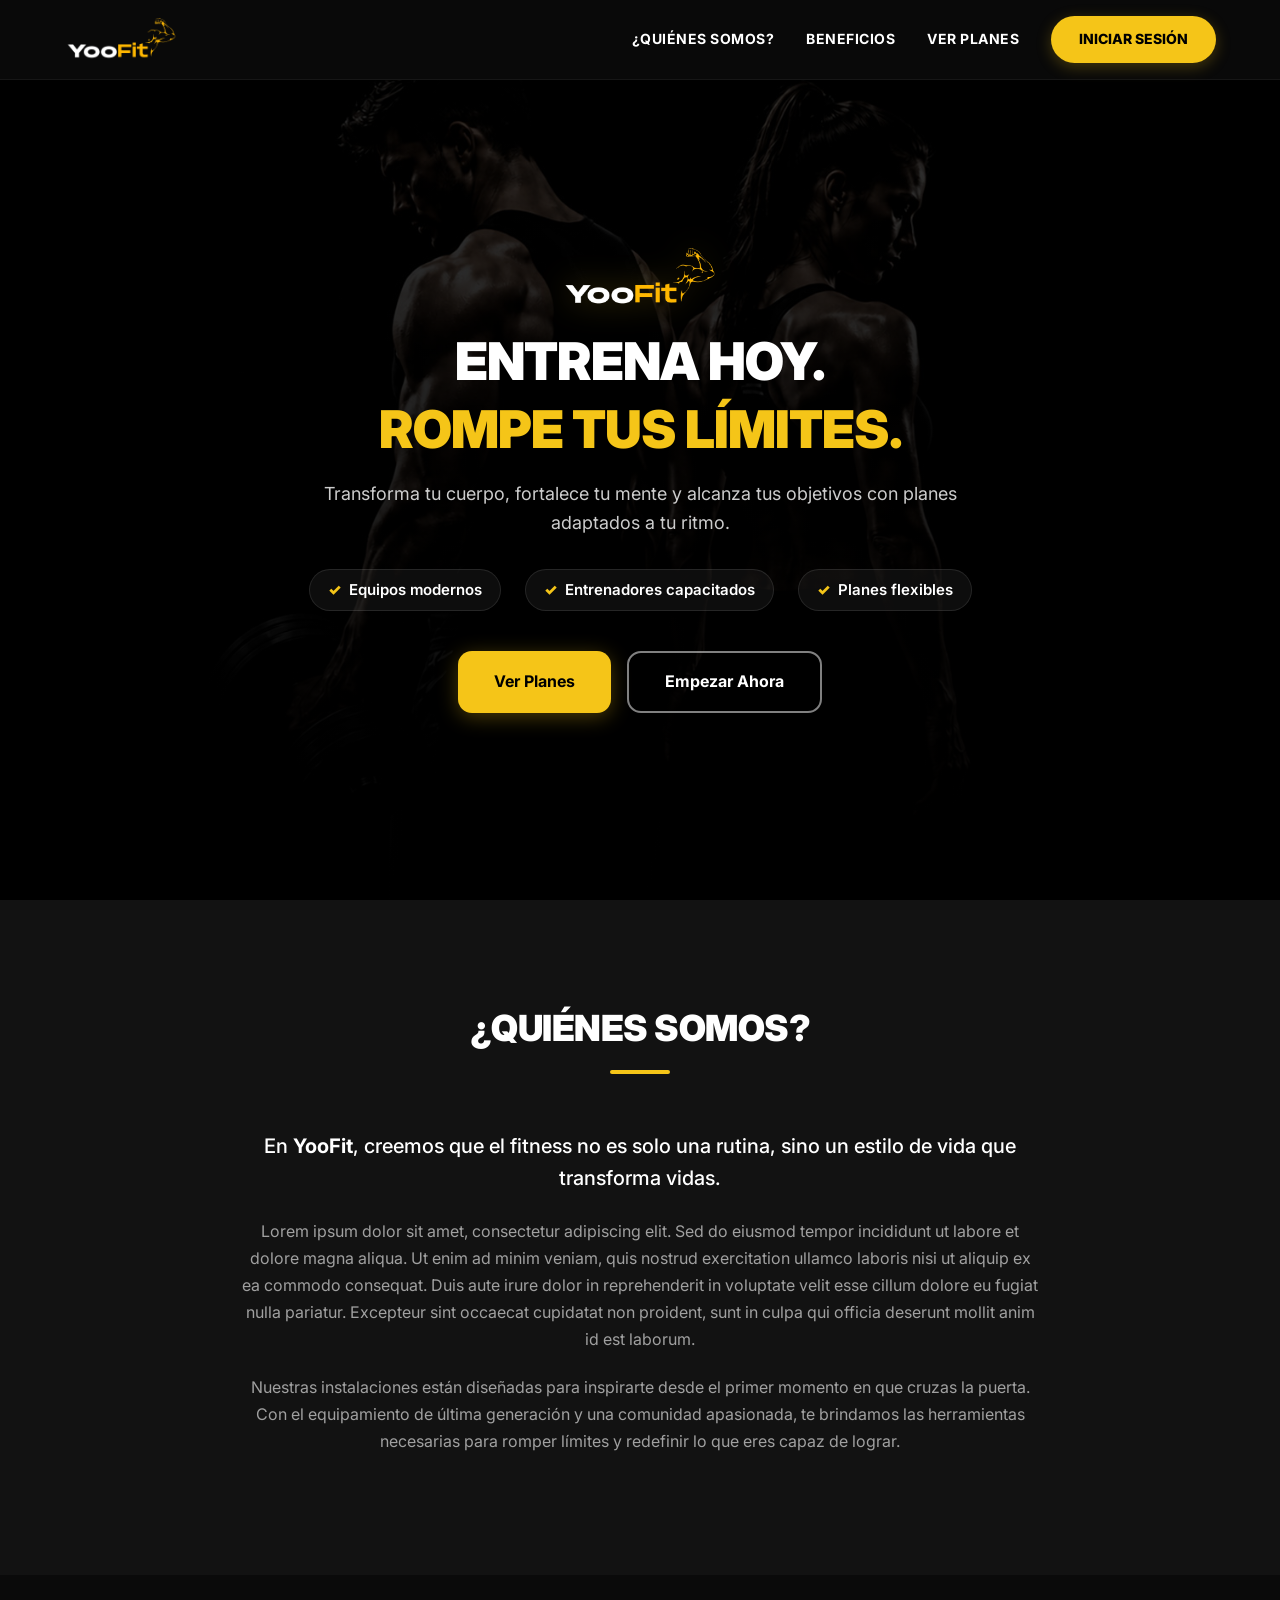
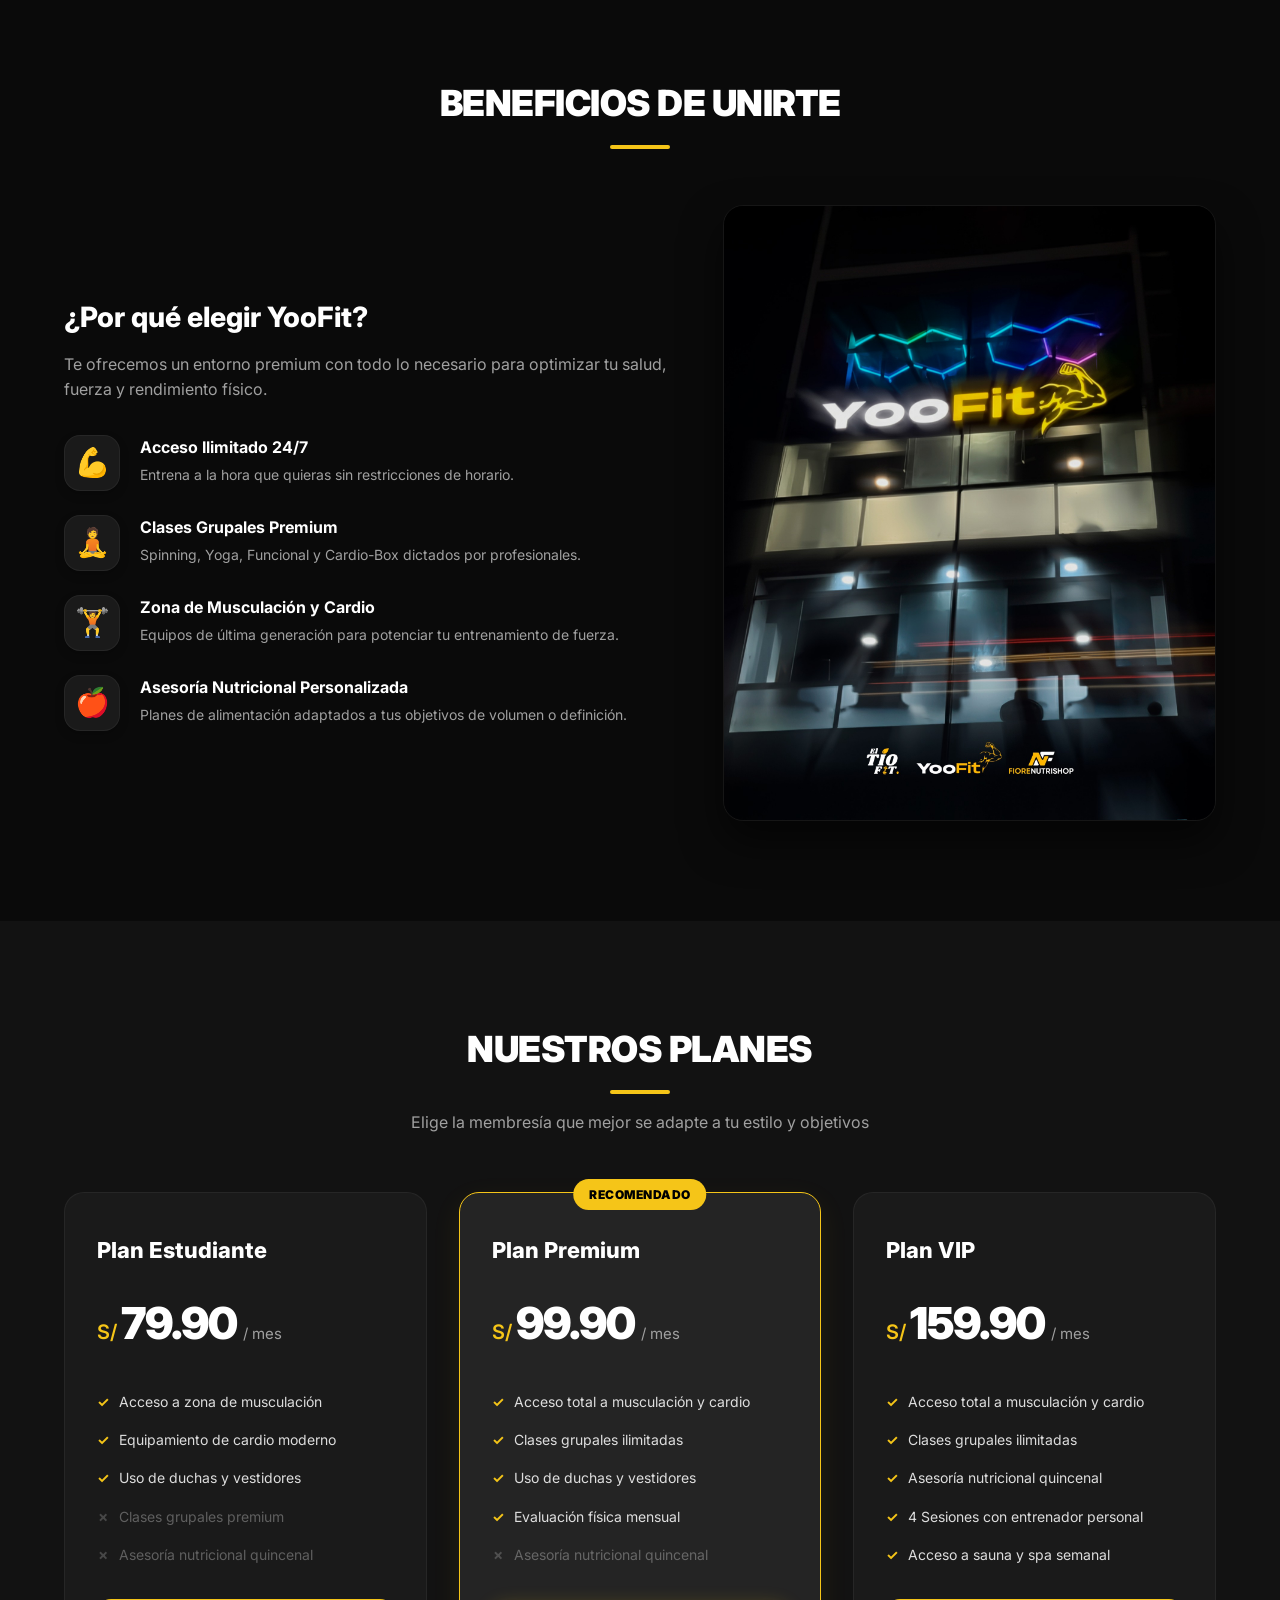
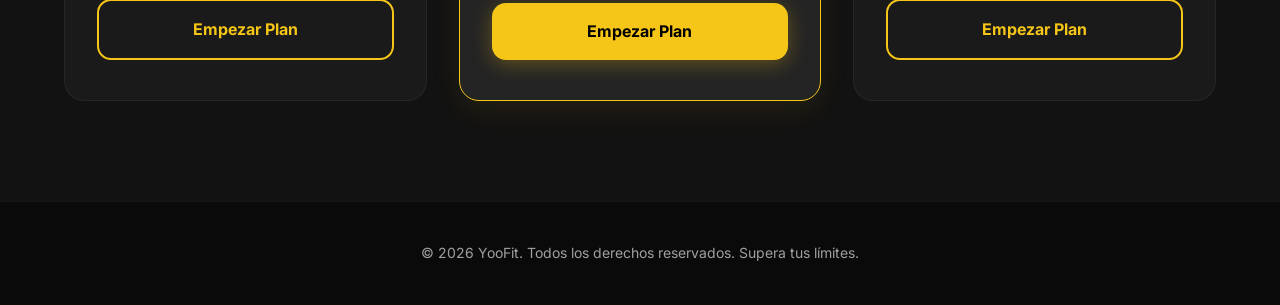
<file: index.html>
<!DOCTYPE html>
<html lang="es">

<head>
  <meta charset="UTF-8" />
  <meta name="viewport" content="width=device-width, initial-scale=1.0" />
  <title>YooFit – Entrena hoy, supera tu mejor versión</title>
  <meta name="description"
    content="YooFit es tu centro de entrenamiento definitivo. Descubre nuestros planes, beneficios y únete hoy." />
  <link rel="preconnect" href="https://fonts.googleapis.com" />
  <link rel="preconnect" href="https://fonts.gstatic.com" crossorigin />
  <link href="https://fonts.googleapis.com/css2?family=Inter:wght@400;500;600;700;800;900&display=swap"
    rel="stylesheet" />
  <link rel="stylesheet" href="css/index.css" />
</head>

<body>

  <!-- Cabecera / Navegación -->
  <header class="main-header">
    <div class="header-container">
      <a href="#" class="logo-link">
        <img src="assets/LOGO.png" alt="YooFit Logo" class="nav-logo" />
      </a>

      <!-- Hamburger Menu for Mobile -->
      <button class="menu-toggle" id="menu-toggle" aria-label="Abrir menú">
        <span></span>
        <span></span>
        <span></span>
      </button>

      <nav class="nav-menu" id="nav-menu">
        <a href="#about" class="nav-link">¿QUIÉNES SOMOS?</a>
        <a href="#benefits" class="nav-link">BENEFICIOS</a>
        <a href="#plans" class="nav-link">VER PLANES</a>
        <a href="welcome.html" class="btn-login-nav">INICIAR SESIÓN</a>
      </nav>
    </div>
  </header>

  <!-- Sección Hero -->
  <section class="hero">
    <div class="hero-bg"></div>
    <div class="hero-overlay"></div>
    <div class="hero-content">
      <img src="assets/LOGO.png" alt="YooFit Logo" class="hero-logo" />
      <h1 class="hero-title">ENTRENA HOY. <span class="gold">ROMPE TUS LÍMITES.</span></h1>
      <p class="hero-subtitle">
        Transforma tu cuerpo, fortalece tu mente y alcanza tus objetivos con planes adaptados a tu ritmo.
      </p>
      <ul class="hero-list">
        <li><span>✓</span> Equipos modernos</li>
        <li><span>✓</span> Entrenadores capacitados</li>
        <li><span>✓</span> Planes flexibles</li>
      </ul>
      <div class="hero-actions">
        <a href="#plans" class="btn btn-primary">Ver Planes</a>
        <a href="welcome.html" class="btn btn-outline">Empezar Ahora</a>
      </div>
    </div>
  </section>

  <!-- Sección ¿Quiénes somos? -->
  <section id="about" class="about-section">
    <div class="container">
      <div class="section-header">
        <h2 class="section-title-label">¿Quiénes somos?</h2>
        <span class="gold-line"></span>
      </div>
      <div class="about-content">
        <p class="about-lead">
          En <strong>YooFit</strong>, creemos que el fitness no es solo una rutina, sino un estilo de vida que
          transforma vidas.
        </p>
        <p class="about-text">
          Lorem ipsum dolor sit amet, consectetur adipiscing elit. Sed do eiusmod tempor incididunt ut labore et dolore
          magna aliqua. Ut enim ad minim veniam, quis nostrud exercitation ullamco laboris nisi ut aliquip ex ea commodo
          consequat. Duis aute irure dolor in reprehenderit in voluptate velit esse cillum dolore eu fugiat nulla
          pariatur. Excepteur sint occaecat cupidatat non proident, sunt in culpa qui officia deserunt mollit anim id
          est laborum.
        </p>
        <p class="about-text">
          Nuestras instalaciones están diseñadas para inspirarte desde el primer momento en que cruzas la puerta. Con el
          equipamiento de última generación y una comunidad apasionada, te brindamos las herramientas necesarias para
          romper límites y redefinir lo que eres capaz de lograr.
        </p>
      </div>
    </div>
  </section>

  <!-- Sección Beneficios -->
  <section id="benefits" class="benefits-section">
    <div class="container">
      <div class="section-header">
        <h2 class="section-title-label">Beneficios de unirte</h2>
        <span class="gold-line"></span>
      </div>
      <div class="benefits-grid">
        <div class="benefits-info">
          <h3>¿Por qué elegir YooFit?</h3>
          <p>
            Te ofrecemos un entorno premium con todo lo necesario para optimizar tu salud, fuerza y rendimiento físico.
          </p>
          <ul class="benefits-list">
            <li>
              <div class="benefit-icon">💪</div>
              <div class="benefit-text">
                <h4>Acceso Ilimitado 24/7</h4>
                <p>Entrena a la hora que quieras sin restricciones de horario.</p>
              </div>
            </li>
            <li>
              <div class="benefit-icon">🧘</div>
              <div class="benefit-text">
                <h4>Clases Grupales Premium</h4>
                <p>Spinning, Yoga, Funcional y Cardio-Box dictados por profesionales.</p>
              </div>
            </li>
            <li>
              <div class="benefit-icon">🏋️</div>
              <div class="benefit-text">
                <h4>Zona de Musculación y Cardio</h4>
                <p>Equipos de última generación para potenciar tu entrenamiento de fuerza.</p>
              </div>
            </li>
            <li>
              <div class="benefit-icon">🍎</div>
              <div class="benefit-text">
                <h4>Asesoría Nutricional Personalizada</h4>
                <p>Planes de alimentación adaptados a tus objetivos de volumen o definición.</p>
              </div>
            </li>
          </ul>
        </div>
        <div class="benefits-image-wrap">
          <img src="assets/bene.jpg" alt="Beneficios de entrenar en YooFit" class="benefits-img" />
        </div>
      </div>
    </div>
  </section>

  <!-- Sección Planes -->
  <section id="plans" class="plans-section">
    <div class="container">
      <div class="section-header">
        <h2 class="section-title-label">Nuestros Planes</h2>
        <span class="gold-line"></span>
        <p class="section-subtitle-label">Elige la membresía que mejor se adapte a tu estilo y objetivos</p>
      </div>
      <div class="plans-grid">

        <!-- Plan Básico -->
        <div class="plan-card">
          <div class="plan-header">
            <h3>Plan Estudiante</h3>
            <div class="plan-price">
              <span class="currency">S/</span>
              <span class="amount">79.90</span>
              <span class="period">/ mes</span>
            </div>
          </div>
          <div class="plan-body">
            <ul class="plan-features">
              <li><span>✓</span> Acceso a zona de musculación</li>
              <li><span>✓</span> Equipamiento de cardio moderno</li>
              <li><span>✓</span> Uso de duchas y vestidores</li>
              <li class="disabled"><span>✗</span> Clases grupales premium</li>
              <li class="disabled"><span>✗</span> Asesoría nutricional quincenal</li>
            </ul>
          </div>
          <div class="plan-footer">
            <a href="welcome.html" class="btn btn-outline-gold">Empezar Plan</a>
          </div>
        </div>

        <!-- Plan Premium -->
        <div class="plan-card popular">
          <div class="popular-badge">Recomendado</div>
          <div class="plan-header">
            <h3>Plan Premium</h3>
            <div class="plan-price">
              <span class="currency">S/</span>
              <span class="amount">99.90</span>
              <span class="period">/ mes</span>
            </div>
          </div>
          <div class="plan-body">
            <ul class="plan-features">
              <li><span>✓</span> Acceso total a musculación y cardio</li>
              <li><span>✓</span> Clases grupales ilimitadas</li>
              <li><span>✓</span> Uso de duchas y vestidores</li>
              <li><span>✓</span> Evaluación física mensual</li>
              <li class="disabled"><span>✗</span> Asesoría nutricional quincenal</li>
            </ul>
          </div>
          <div class="plan-footer">
            <a href="welcome.html" class="btn btn-primary">Empezar Plan</a>
          </div>
        </div>

        <!-- Plan VIP -->
        <div class="plan-card">
          <div class="plan-header">
            <h3>Plan VIP</h3>
            <div class="plan-price">
              <span class="currency">S/</span>
              <span class="amount">159.90</span>
              <span class="period">/ mes</span>
            </div>
          </div>
          <div class="plan-body">
            <ul class="plan-features">
              <li><span>✓</span> Acceso total a musculación y cardio</li>
              <li><span>✓</span> Clases grupales ilimitadas</li>
              <li><span>✓</span> Asesoría nutricional quincenal</li>
              <li><span>✓</span> 4 Sesiones con entrenador personal</li>
              <li><span>✓</span> Acceso a sauna y spa semanal</li>
            </ul>
          </div>
          <div class="plan-footer">
            <a href="welcome.html" class="btn btn-outline-gold">Empezar Plan</a>
          </div>
        </div>

      </div>
    </div>
  </section>

  <!-- Footer -->
  <footer class="main-footer">
    <div class="container">
      <div class="footer-bottom">
        <p>&copy; 2026 YooFit. Todos los derechos reservados. Supera tus límites.</p>
      </div>
    </div>
  </footer>

  <script>
    // Mobile navigation menu toggle
    const menuToggle = document.getElementById('menu-toggle');
    const navMenu = document.getElementById('nav-menu');

    menuToggle.addEventListener('click', () => {
      menuToggle.classList.toggle('active');
      navMenu.classList.toggle('active');
    });

    // Close menu when clicking links
    document.querySelectorAll('.nav-link').forEach(link => {
      link.addEventListener('click', () => {
        menuToggle.classList.remove('active');
        navMenu.classList.remove('active');
      });
    });

    // Smooth scroll for anchors
    document.querySelectorAll('a[href^="#"]').forEach(anchor => {
      anchor.addEventListener('click', function (e) {
        e.preventDefault();
        const targetId = this.getAttribute('href');
        if (targetId === '#') return;
        const targetElement = document.querySelector(targetId);
        if (targetElement) {
          const headerOffset = 80;
          const elementPosition = targetElement.getBoundingClientRect().top;
          const offsetPosition = elementPosition + window.pageYOffset - headerOffset;

          window.scrollTo({
            top: offsetPosition,
            behavior: 'smooth'
          });
        }
      });
    });
  </script>
</body>

</html>
</file>
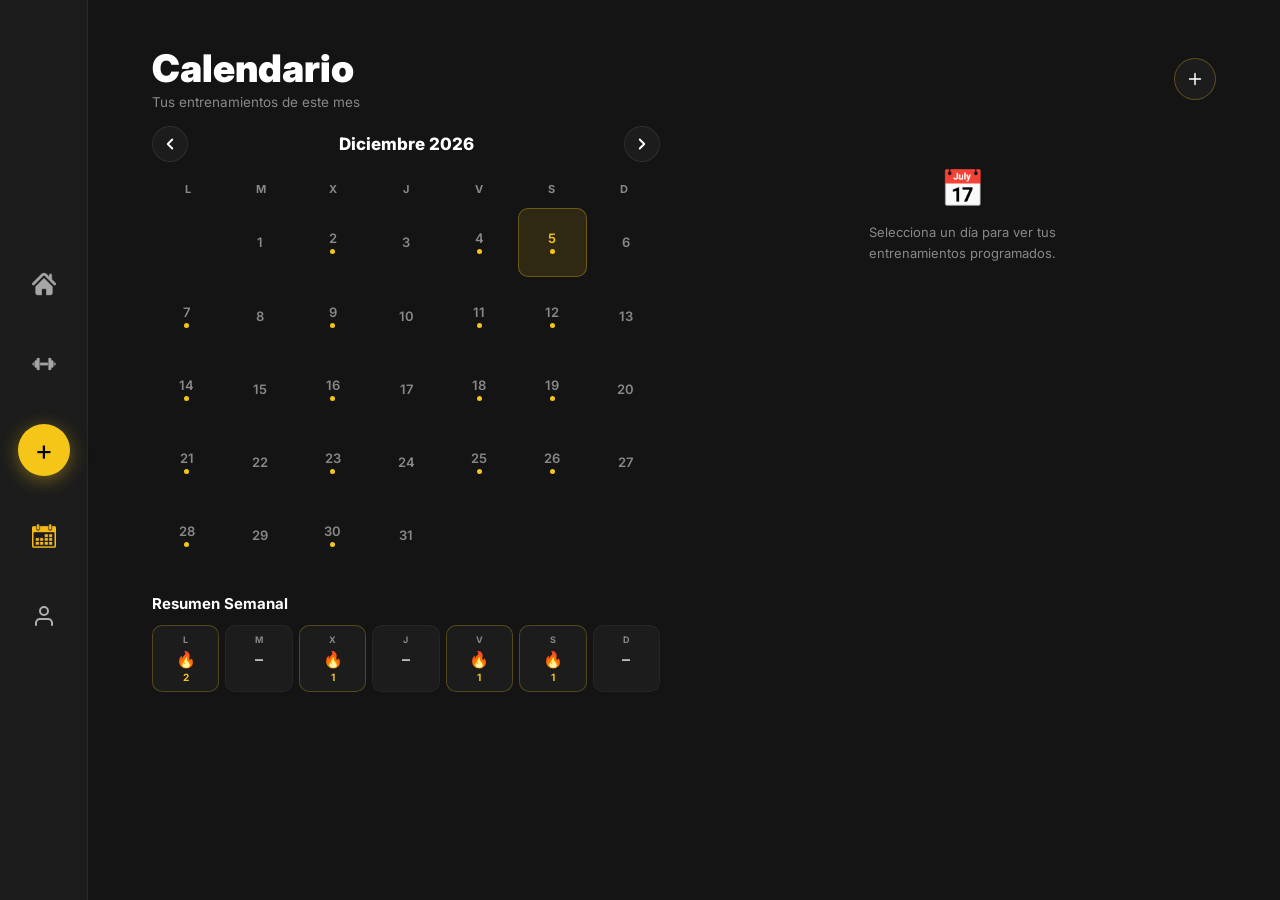
<file: calendar.html>
<!DOCTYPE html>
<html lang="es">

<head>
  <meta charset="UTF-8" />
  <meta name="viewport" content="width=device-width, initial-scale=1.0, maximum-scale=1.0, user-scalable=no" />
  <title>YooFit – Calendario</title>
  <meta name="description" content="Consulta tu calendario de entrenamientos programados." />
  <link rel="preconnect" href="https://fonts.googleapis.com" />
  <link rel="preconnect" href="https://fonts.gstatic.com" crossorigin />
  <link href="https://fonts.googleapis.com/css2?family=Inter:wght@400;500;600;700;800;900&display=swap"
    rel="stylesheet" />
  <link rel="stylesheet" href="css/calendar.css" />
</head>

<body>
  <div class="phone-shell">
    <div class="phone-frame">
      <div class="screen">

        <!-- Scroll area -->
        <div class="scroll-area">

          <!-- Header -->
          <div class="header">
            <div class="header-left">
              <h1>Calendario</h1>
              <p>Tus entrenamientos de este mes</p>
            </div>
            <div class="header-actions">
              <a href="create-workout.html" class="icon-btn add-btn" id="btn-add" aria-label="Crear entrenamiento">
                <svg xmlns="http://www.w3.org/2000/svg" width="18" height="18" viewBox="0 0 24 24"
                  fill="none" stroke="rgba(255,255,255,0.8)" stroke-width="2.5" stroke-linecap="round" stroke-linejoin="round">
                  <line x1="12" y1="5" x2="12" y2="19"></line>
                  <line x1="5" y1="12" x2="19" y2="12"></line>
                </svg>
              </a>
            </div>
          </div>

          <!-- Month Navigator -->
          <div class="month-navigator">
            <button class="nav-month-btn" id="prev-month" aria-label="Mes anterior">
              <svg xmlns="http://www.w3.org/2000/svg" width="18" height="18" viewBox="0 0 24 24"
                fill="none" stroke="currentColor" stroke-width="2.5" stroke-linecap="round" stroke-linejoin="round">
                <polyline points="15 18 9 12 15 6"></polyline>
              </svg>
            </button>
            <h2 class="current-month-label" id="current-month-label">Julio 2026</h2>
            <button class="nav-month-btn" id="next-month" aria-label="Siguiente mes">
              <svg xmlns="http://www.w3.org/2000/svg" width="18" height="18" viewBox="0 0 24 24"
                fill="none" stroke="currentColor" stroke-width="2.5" stroke-linecap="round" stroke-linejoin="round">
                <polyline points="9 18 15 12 9 6"></polyline>
              </svg>
            </button>
          </div>

          <!-- Calendar grid -->
          <div class="calendar-section">
            <!-- Day names -->
            <div class="weekday-row">
              <span>L</span><span>M</span><span>X</span><span>J</span><span>V</span><span>S</span><span>D</span>
            </div>
            <!-- Days grid - rendered by JS -->
            <div class="days-grid" id="days-grid"></div>
          </div>

          <!-- Selected Day Panel -->
          <div class="day-detail-section" id="day-detail-section" style="display:none;">
            <div class="section-title">
              <h2 id="day-detail-title">Lunes 7 de julio</h2>
              <a href="create-workout.html" class="detail-add-link">+ Agregar</a>
            </div>
            <div id="day-routines-container"></div>
          </div>

          <!-- No day selected placeholder -->
          <div class="empty-day-hint" id="empty-day-hint">
            <div class="hint-icon">📅</div>
            <p>Selecciona un día para ver tus<br/>entrenamientos programados.</p>
          </div>

          <!-- Weekly Summary -->
          <div class="weekly-summary-section">
            <div class="section-title">
              <h2>Resumen Semanal</h2>
            </div>
            <div class="summary-grid" id="summary-grid">
              <!-- Rendered by JS -->
            </div>
          </div>

        </div><!-- /scroll-area -->

        <!-- Bottom Nav -->
        <nav class="bottom-nav">
          <a href="home.html" class="nav-item" id="nav-home">
            <span class="nav-icon"><img src="assets/home.png" alt="Home" /></span>
          </a>
          <a href="workout.html" class="nav-item" id="nav-workout">
            <span class="nav-icon"><img src="assets/fitness.png" alt="Workout" /></span>
          </a>
          <a href="create-workout.html" class="nav-plus" id="nav-plus" aria-label="Añadir">+</a>
          <a href="calendar.html" class="nav-item active" id="nav-calendar">
            <span class="nav-icon"><img src="assets/calendar.png" alt="Calendar" /></span>
          </a>
          <a href="membership.html" class="nav-item" id="nav-profile">
            <span class="nav-icon">
              <svg xmlns="http://www.w3.org/2000/svg" width="24" height="24" viewBox="0 0 24 24" fill="none"
                stroke="rgba(255,255,255,0.65)" stroke-width="2" stroke-linecap="round" stroke-linejoin="round">
                <path d="M20 21v-2a4 4 0 0 0-4-4H8a4 4 0 0 0-4 4v2"></path>
                <circle cx="12" cy="7" r="4"></circle>
              </svg>
            </span>
          </a>
        </nav>

      </div>
    </div>
  </div>

  <script src="js/calendar.js"></script>
</body>

</html>
</file>
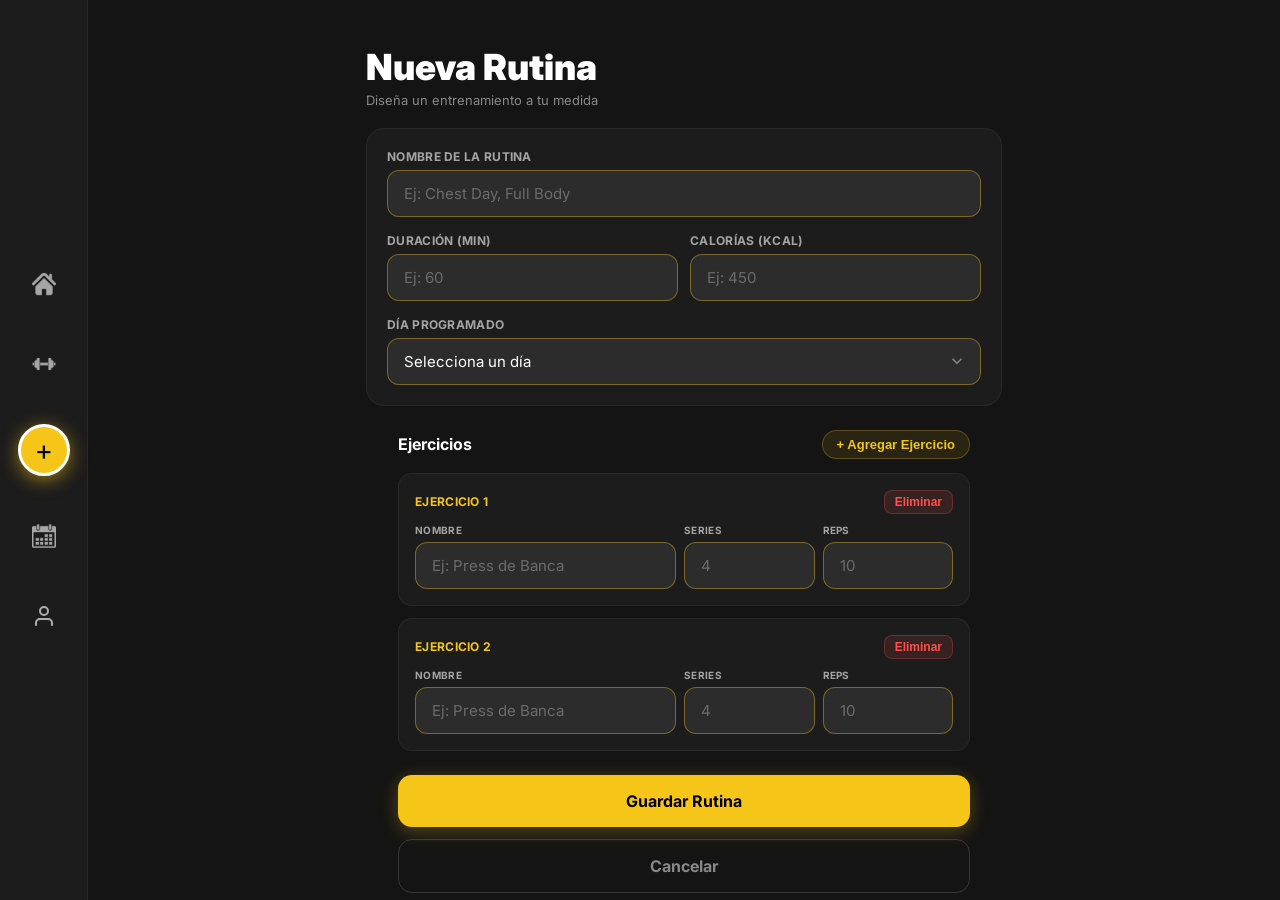
<file: create-workout.html>
<!DOCTYPE html>
<html lang="es">

<head>
  <meta charset="UTF-8" />
  <meta name="viewport" content="width=device-width, initial-scale=1.0, maximum-scale=1.0, user-scalable=no" />
  <title>YooFit – Diseñar Rutina</title>
  <meta name="description" content="Diseña tu propia rutina de ejercicios personalizada." />
  <link rel="preconnect" href="https://fonts.googleapis.com" />
  <link rel="preconnect" href="https://fonts.gstatic.com" crossorigin />
  <link href="https://fonts.googleapis.com/css2?family=Inter:wght@400;500;600;700;800;900&display=swap"
    rel="stylesheet" />
  <link rel="stylesheet" href="css/create-workout.css" />
</head>

<body>
  <div class="phone-shell">
    <div class="phone-frame">
      <div class="screen">

        <!-- Scroll area -->
        <div class="scroll-area">

          <!-- Header -->
          <div class="header">
            <div class="header-left">
              <h1>Nueva Rutina</h1>
              <p>Diseña un entrenamiento a tu medida</p>
            </div>
          </div>

          <!-- Form Area -->
          <div class="section">
            <form id="create-routine-form" onsubmit="saveRoutine(event)">
              
              <!-- General Info -->
              <div class="card form-card">
                <div class="form-group">
                  <label class="form-label" for="routine-name">Nombre de la Rutina</label>
                  <input type="text" id="routine-name" placeholder="Ej: Chest Day, Full Body" required />
                </div>

                <div class="form-row-grid">
                  <div class="form-group">
                    <label class="form-label" for="routine-duration">Duración (min)</label>
                    <input type="number" id="routine-duration" placeholder="Ej: 60" min="1" required />
                  </div>
                  <div class="form-group">
                    <label class="form-label" for="routine-kcal">Calorías (kcal)</label>
                    <input type="number" id="routine-kcal" placeholder="Ej: 450" min="1" required />
                  </div>
                </div>

                <div class="form-group">
                  <label class="form-label" for="routine-day">Día Programado</label>
                  <select id="routine-day" required>
                    <option value="" disabled selected>Selecciona un día</option>
                    <option value="Lunes">Lunes</option>
                    <option value="Martes">Martes</option>
                    <option value="Miércoles">Miércoles</option>
                    <option value="Jueves">Jueves</option>
                    <option value="Viernes">Viernes</option>
                    <option value="Sábado">Sábado</option>
                    <option value="Domingo">Domingo</option>
                  </select>
                </div>
              </div>

              <!-- Exercises Header -->
              <div class="section-title" style="margin-top: 24px;">
                <h2>Ejercicios</h2>
                <button type="button" class="add-exercise-btn" onclick="addExerciseRow()">+ Agregar Ejercicio</button>
              </div>

              <!-- Exercises Container -->
              <div id="exercises-container">
                <!-- JS will inject exercise rows here, we start with 1 row -->
              </div>

              <!-- Action buttons -->
              <div class="form-actions-wrap" style="margin-top: 24px;">
                <button type="submit" class="btn btn-primary">Guardar Rutina</button>
                <a href="workout.html" class="btn btn-outline" style="text-align: center; text-decoration: none; display: block; margin-top: 12px;">Cancelar</a>
              </div>

            </form>
          </div>

        </div><!-- /scroll-area -->

        <!-- Bottom Nav -->
        <nav class="bottom-nav">
          <a href="home.html" class="nav-item" id="nav-home">
            <span class="nav-icon"><img src="assets/home.png" alt="Home" /></span>
          </a>
          <a href="workout.html" class="nav-item" id="nav-workout">
            <span class="nav-icon"><img src="assets/fitness.png" alt="Workout" /></span>
          </a>
          <a href="create-workout.html" class="nav-plus active" id="nav-plus" aria-label="Añadir">+</a>
          <a href="calendar.html" class="nav-item" id="nav-calendar">
            <span class="nav-icon"><img src="assets/calendar.png" alt="Calendar" /></span>
          </a>
          <a href="membership.html" class="nav-item" id="nav-profile">
            <span class="nav-icon">
              <svg xmlns="http://www.w3.org/2000/svg" width="24" height="24" viewBox="0 0 24 24" fill="none"
                stroke="rgba(255,255,255,0.65)" stroke-width="2" stroke-linecap="round" stroke-linejoin="round">
                <path d="M20 21v-2a4 4 0 0 0-4-4H8a4 4 0 0 0-4 4v2"></path>
                <circle cx="12" cy="7" r="4"></circle>
              </svg>
            </span>
          </a>
        </nav>

      </div>
    </div>
  </div>

  <script src="js/create-workout.js"></script>
</body>

</html>
</file>
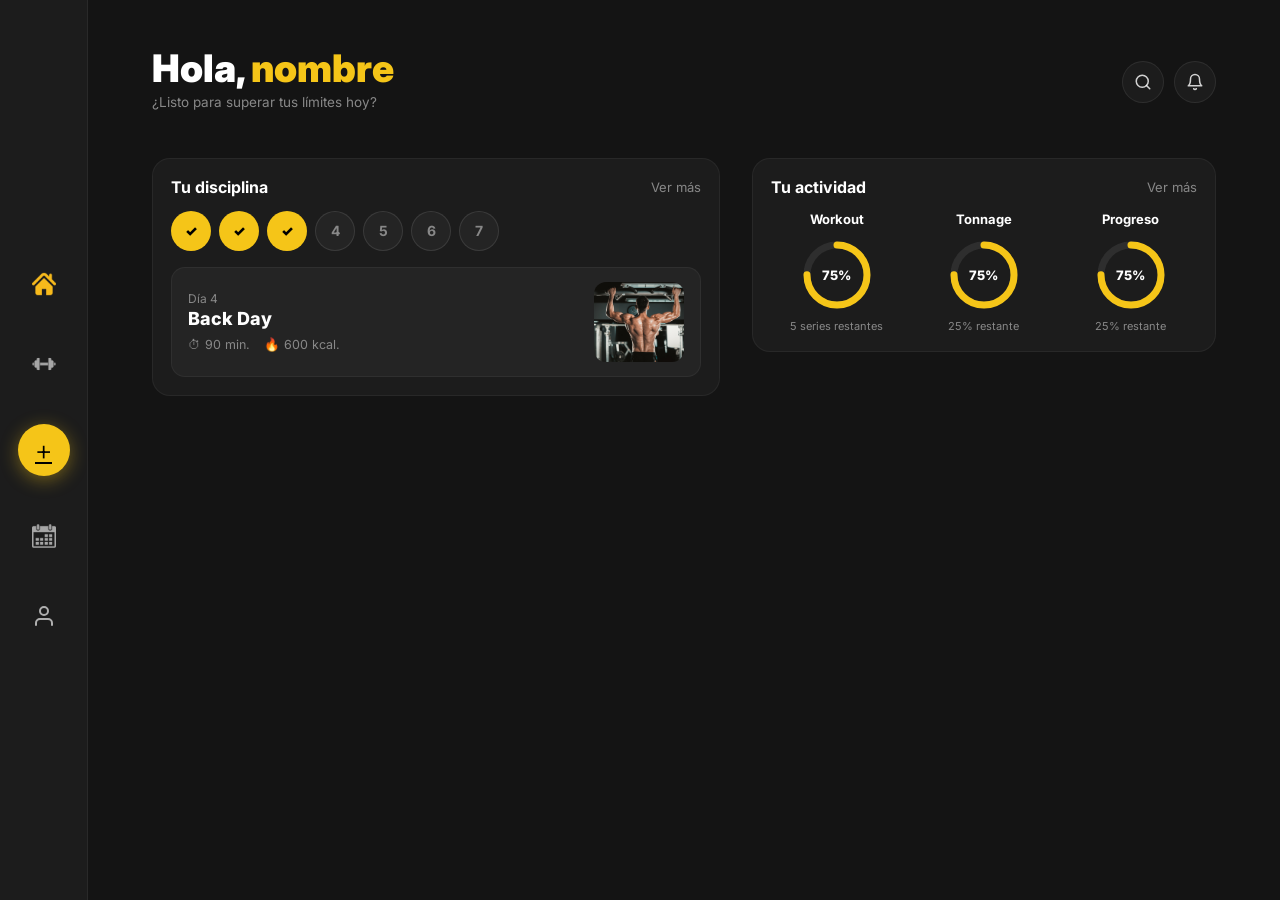
<file: home.html>
<!DOCTYPE html>
<html lang="es">

<head>
  <meta charset="UTF-8" />
  <meta name="viewport" content="width=device-width, initial-scale=1.0, maximum-scale=1.0, user-scalable=no" />
  <title>YooFit – Inicio</title>
  <meta name="description" content="Dashboard de entrenamiento YooFit – Tu actividad diaria." />
  <link rel="preconnect" href="https://fonts.googleapis.com" />
  <link rel="preconnect" href="https://fonts.gstatic.com" crossorigin />
  <link href="https://fonts.googleapis.com/css2?family=Inter:wght@400;500;600;700;800;900&display=swap"
    rel="stylesheet" />
  <link rel="stylesheet" href="css/home.css" />
</head>

<body>
  <div class="phone-shell">
    <div class="phone-frame">
      <div class="screen">

        <!-- Scroll area -->
        <div class="scroll-area">

          <!-- Header -->
          <div class="header">
            <div class="header-left">
              <h1>Hola, <span>nombre</span></h1>
              <p>¿Listo para superar tus límites hoy?</p>
            </div>
            <div class="header-actions">
              <button class="icon-btn" id="btn-search" aria-label="Buscar">
                <svg xmlns="http://www.w3.org/2000/svg" width="18" height="18" viewBox="0 0 24 24" fill="none"
                  stroke="rgba(255,255,255,0.8)" stroke-width="2" stroke-linecap="round" stroke-linejoin="round">
                  <circle cx="11" cy="11" r="8"></circle>
                  <line x1="21" y1="21" x2="16.65" y2="16.65"></line>
                </svg>
              </button>
              <button class="icon-btn" id="btn-bell" aria-label="Notificaciones">
                <svg xmlns="http://www.w3.org/2000/svg" width="18" height="18" viewBox="0 0 24 24" fill="none"
                  stroke="rgba(255,255,255,0.8)" stroke-width="2" stroke-linecap="round" stroke-linejoin="round">
                  <path d="M18 8A6 6 0 0 0 6 8c0 7-3 9-3 9h18s-3-2-3-9"></path>
                  <path d="M13.73 21a2 2 0 0 1-3.46 0"></path>
                </svg>
              </button>
            </div>
          </div>

          <!-- Discipline section -->
          <div class="section">
            <div class="card">
              <div class="section-title">
                <h2>Tu disciplina</h2>
                <a href="#">Ver más</a>
              </div>

              <!-- Day circles -->
              <div class="day-circles" id="day-circles">
                <!-- JS renders these -->
              </div>

              <!-- Workout card -->
              <div class="workout-card">
                <div class="workout-info">
                  <p class="day-label">Día 4</p>
                  <h3>Back Day</h3>
                  <div class="workout-meta">
                    <span>⏱ 90 min.</span>
                    <span>🔥 600 kcal.</span>
                  </div>
                </div>
                <div class="workout-img">
                  <img src="assets/1366_2000.jpeg" alt="Back Day Workout" />
                </div>
              </div>
            </div>
          </div>

          <!-- Activity section -->
          <div class="section">
            <div class="card">
              <div class="section-title">
                <h2>Tu actividad</h2>
                <a href="#">Ver más</a>
              </div>

              <div class="activity-grid">
                <!-- Workout -->
                <div class="activity-item">
                  <h4>Workout</h4>
                  <div class="donut-wrap">
                    <svg class="donut-svg" viewBox="0 0 76 76">
                      <circle class="donut-track" cx="38" cy="38" r="30" />
                      <circle class="donut-fill" cx="38" cy="38" r="30" data-pct="75" />
                    </svg>
                    <div class="donut-label">75%</div>
                  </div>
                  <p>5 series restantes</p>
                </div>

                <!-- Tonnage -->
                <div class="activity-item">
                  <h4>Tonnage</h4>
                  <div class="donut-wrap">
                    <svg class="donut-svg" viewBox="0 0 76 76">
                      <circle class="donut-track" cx="38" cy="38" r="30" />
                      <circle class="donut-fill" cx="38" cy="38" r="30" data-pct="75" />
                    </svg>
                    <div class="donut-label">75%</div>
                  </div>
                  <p>25% restante</p>
                </div>

                <!-- Progreso -->
                <div class="activity-item">
                  <h4>Progreso</h4>
                  <div class="donut-wrap">
                    <svg class="donut-svg" viewBox="0 0 76 76">
                      <circle class="donut-track" cx="38" cy="38" r="30" />
                      <circle class="donut-fill" cx="38" cy="38" r="30" data-pct="75" />
                    </svg>
                    <div class="donut-label">75%</div>
                  </div>
                  <p>25% restante</p>
                </div>
              </div>
            </div>
          </div>

        </div><!-- /scroll-area -->

        <!-- Bottom Nav -->
        <nav class="bottom-nav">
          <a href="home.html" class="nav-item active" id="nav-home">
            <span class="nav-icon"><img src="assets/home.png" alt="Home" /></span>
          </a>
          <a href="workout.html" class="nav-item" id="nav-workout">
            <span class="nav-icon"><img src="assets/fitness.png" alt="Workout" /></span>
          </a>
          <a href="create-workout.html" class="nav-plus" id="nav-plus" aria-label="Añadir">+</a>
          <a href="calendar.html" class="nav-item" id="nav-calendar">
            <span class="nav-icon"><img src="assets/calendar.png" alt="Calendar" /></span>
          </a>
          <a href="membership.html" class="nav-item" id="nav-profile">
            <span class="nav-icon">
              <svg xmlns="http://www.w3.org/2000/svg" width="24" height="24" viewBox="0 0 24 24" fill="none"
                stroke="rgba(255,255,255,0.65)" stroke-width="2" stroke-linecap="round" stroke-linejoin="round">
                <path d="M20 21v-2a4 4 0 0 0-4-4H8a4 4 0 0 0-4 4v2"></path>
                <circle cx="12" cy="7" r="4"></circle>
              </svg>
            </span>
          </a>
        </nav>

      </div>
    </div>
  </div>

  <script src="js/home.js"></script>
</body>

</html>
</file>
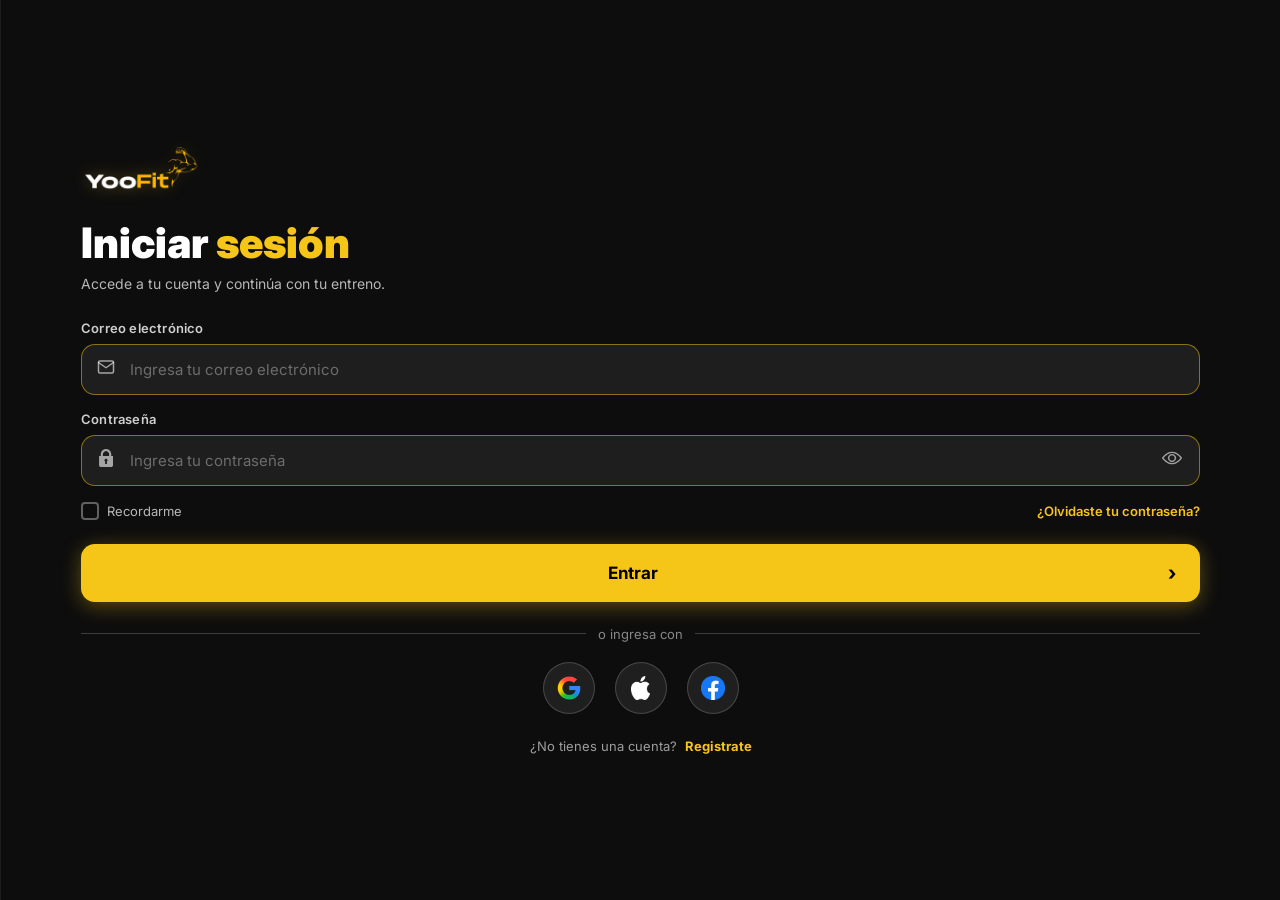
<file: login.html>
<!DOCTYPE html>
<html lang="es">

<head>
  <meta charset="UTF-8" />
  <meta name="viewport" content="width=device-width, initial-scale=1.0, maximum-scale=1.0, user-scalable=no" />
  <title>YooFit – Iniciar sesión</title>
  <meta name="description" content="Accede a tu cuenta YooFit y continúa con tu entrenamiento." />
  <link rel="preconnect" href="https://fonts.googleapis.com" />
  <link rel="preconnect" href="https://fonts.gstatic.com" crossorigin />
  <link href="https://fonts.googleapis.com/css2?family=Inter:wght@400;500;600;700;800;900&display=swap"
    rel="stylesheet" />
  <link rel="stylesheet" href="css/login.css" />
</head>

<body>
  <div class="phone-shell">
    <div class="phone-frame">
      <div class="screen">
        <div class="bg-image"></div>

        <div class="content">
          <!-- Logo -->
          <div class="logo-wrap">
            <a href="index.html" style="display: inline-block;"><img src="assets/LOGO.png" alt="YooFit" class="logo-img" /></a>
          </div>

          <!-- Heading -->
          <div class="heading">
            <h1><span class="white">Iniciar</span> <span class="gold">sesión</span></h1>
            <p>Accede a tu cuenta y continúa con tu entreno.</p>
          </div>

          <!-- Email -->
          <div class="form-group">
            <label class="form-label" for="email">Correo electrónico</label>
            <div class="input-wrap">
              <span class="input-icon">
                <svg xmlns="http://www.w3.org/2000/svg" width="18" height="18" viewBox="0 0 24 24" fill="none" stroke="rgba(255,255,255,0.6)" stroke-width="2" stroke-linecap="round" stroke-linejoin="round"><path d="M4 4h16c1.1 0 2 .9 2 2v12c0 1.1-.9 2-2 2H4c-1.1 0-2-.9-2-2V6c0-1.1.9-2 2-2z"></path><polyline points="22,6 12,13 2,6"></polyline></svg>
              </span>
              <input type="email" id="email" placeholder="Ingresa tu correo electrónico" autocomplete="email" />
            </div>
          </div>

          <!-- Password -->
          <div class="form-group">
            <label class="form-label" for="password">Contraseña</label>
            <div class="input-wrap">
              <span class="input-icon">
                <img src="assets/lock.png" style="width:18px;height:18px;object-fit:contain;filter:brightness(0) invert(1);opacity:0.6;" alt="" />
              </span>
              <input type="password" id="password" placeholder="Ingresa tu contraseña"
                autocomplete="current-password" />
              <button class="toggle-pw" id="toggle-pw" type="button"
                aria-label="Mostrar/ocultar contraseña">
                <img id="toggle-pw-img" src="assets/vista.png" style="width:20px;height:20px;object-fit:contain;filter:brightness(0) invert(1);opacity:0.6;" alt="" />
              </button>
            </div>
          </div>

          <!-- Remember / Forgot -->
          <div class="row-options">
            <label class="remember-wrap">
              <input type="checkbox" id="remember" />
              <span>Recordarme</span>
            </label>
            <a href="#" class="forgot-link">¿Olvidaste tu contraseña?</a>
          </div>

          <!-- Login button -->
          <button class="btn btn-primary" id="btn-login" type="button" onclick="handleLogin()">
            <span class="btn-text">Entrar</span>
            <span class="btn-arrow">›</span>
          </button>

          <!-- Divider -->
          <div class="divider"><span>o ingresa con</span></div>

          <!-- Social -->
          <div class="social-row">
            <button class="social-btn" aria-label="Google">
              <img src="assets/google-logo.png" alt="Google" />
            </button>
            <button class="social-btn" aria-label="Apple">
              <img src="assets/apple-logo.png" alt="Apple" />
            </button>
            <button class="social-btn" aria-label="Facebook">
              <img src="assets/facebook-logo.png" alt="Facebook" />
            </button>
          </div>

          <!-- Sign up -->
          <p class="signup-link">
            ¿No tienes una cuenta?
            <a href="register.html">Registrate</a>
          </p>
        </div>
      </div>
    </div>
  </div>

  <script src="js/login.js"></script>

  
</body>

</html>
</file>
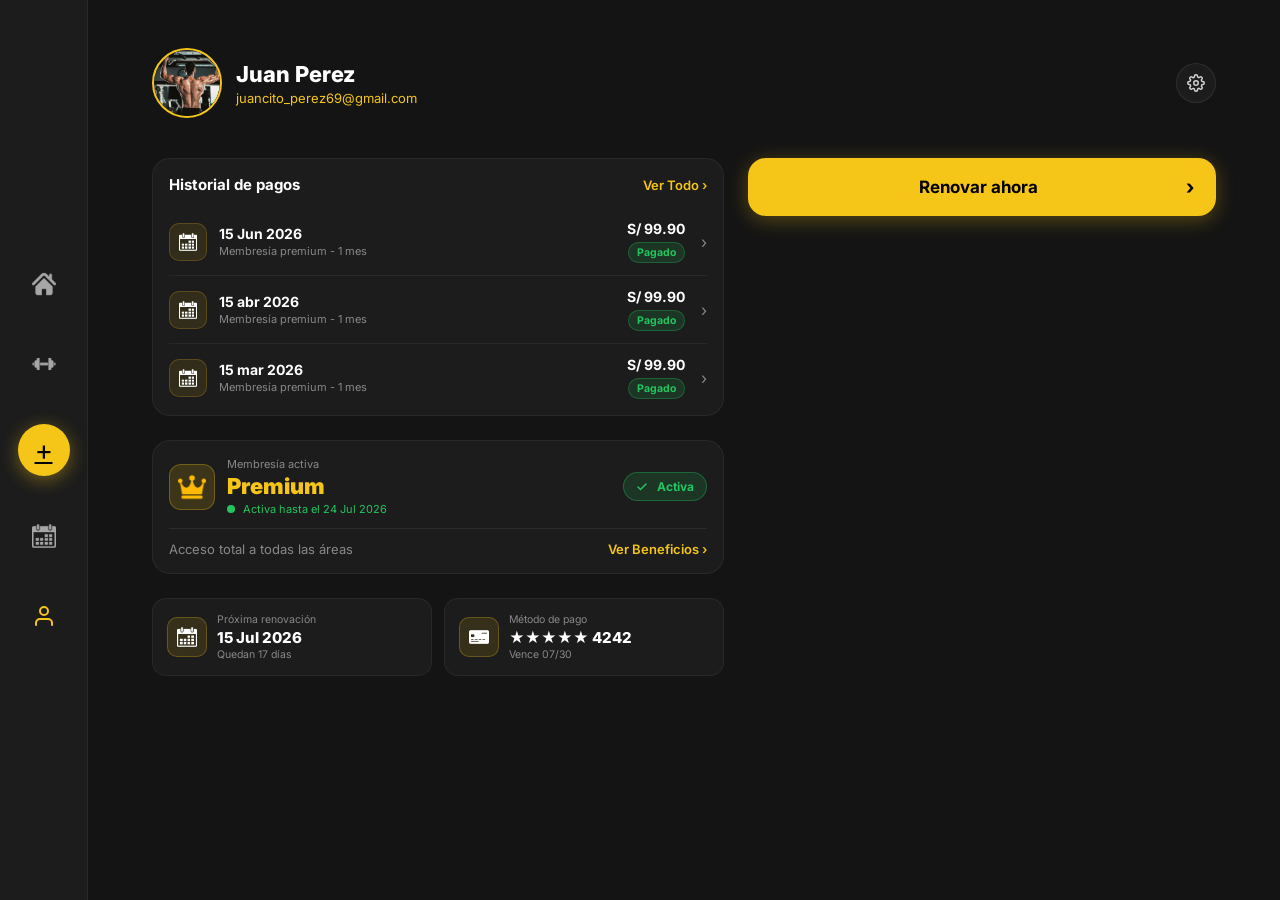
<file: membership.html>
<!DOCTYPE html>
<html lang="es">
<head>
  <meta charset="UTF-8" />
  <meta name="viewport" content="width=device-width, initial-scale=1.0, maximum-scale=1.0, user-scalable=no" />
  <title>YooFit – Membresía</title>
  <meta name="description" content="Gestiona tu membresía YooFit Premium." />
  <link rel="preconnect" href="https://fonts.googleapis.com" />
  <link rel="preconnect" href="https://fonts.gstatic.com" crossorigin />
  <link href="https://fonts.googleapis.com/css2?family=Inter:wght@400;500;600;700;800;900&display=swap" rel="stylesheet" />
  <link rel="stylesheet" href="css/membership.css" />
</head>
<body>
  <div class="phone-shell">
    <div class="phone-frame">
      <div class="screen">

        <div class="scroll-area">

          <!-- Profile Header -->
          <div class="profile-header">
            <div class="avatar-wrap">
              <div class="avatar"><img src="assets/1366_2000.jpeg" alt="Avatar" /></div>
            </div>
            <div class="profile-info">
              <h2>Juan Perez</h2>
              <p>juancito_perez69@gmail.com</p>
            </div>
            <button class="settings-btn" id="btn-settings" aria-label="Configuración">
              <svg xmlns="http://www.w3.org/2000/svg" width="18" height="18" viewBox="0 0 24 24" fill="none" stroke="rgba(255,255,255,0.8)" stroke-width="2" stroke-linecap="round" stroke-linejoin="round"><circle cx="12" cy="12" r="3"></circle><path d="M19.4 15a1.65 1.65 0 0 0 .33 1.82l.06.06a2 2 0 1 1-2.83 2.83l-.06-.06a1.65 1.65 0 0 0-1.82-.33 1.65 1.65 0 0 0-1 1.51V21a2 2 0 0 1-4 0v-.09A1.65 1.65 0 0 0 9 19.4a1.65 1.65 0 0 0-1.82.33l-.06.06a2 2 0 1 1-2.83-2.83l.06-.06a1.65 1.65 0 0 0 .33-1.82 1.65 1.65 0 0 0-1.51-1H3a2 2 0 0 1 0-4h.09A1.65 1.65 0 0 0 4.6 9a1.65 1.65 0 0 0-.33-1.82l-.06-.06a2 2 0 1 1 2.83-2.83l.06.06a1.65 1.65 0 0 0 1.82.33H9a1.65 1.65 0 0 0 1-1.51V3a2 2 0 0 1 4 0v.09a1.65 1.65 0 0 0 1 1.51 1.65 1.65 0 0 0 1.82-.33l.06-.06a2 2 0 1 1 2.83 2.83l-.06.06a1.65 1.65 0 0 0-.33 1.82V9a1.65 1.65 0 0 0 1.51 1H21a2 2 0 0 1 0 4h-.09a1.65 1.65 0 0 0-1.51 1z"></path></svg>
            </button>
          </div>

          <!-- Membership card -->
          <div class="section">
            <div class="card">
              <div class="membership-top">
                <div class="membership-left">
                  <div class="crown-box">
                    <img src="assets/crown.png" style="width:28px;height:28px;object-fit:contain;" alt="" />
                  </div>
                  <div>
                    <p class="membership-label">Membresía activa</p>
                    <p class="membership-name">Premium</p>
                    <p class="membership-until">
                      <span style="display:inline-block;width:8px;height:8px;border-radius:50%;background:#22C55E;margin-right:4px;"></span>
                      Activa hasta el 24 Jul 2026
                    </p>
                  </div>
                </div>
                <div class="badge-active">
                  <svg xmlns="http://www.w3.org/2000/svg" width="12" height="12" viewBox="0 0 24 24" fill="none" stroke="currentColor" stroke-width="3" stroke-linecap="round" stroke-linejoin="round" style="margin-right:4px;"><polyline points="20 6 9 17 4 12"></polyline></svg>
                  Activa
                </div>
              </div>
              <div class="divider-line"></div>
              <div class="membership-footer">
                <span>Acceso total a todas las áreas</span>
                <a href="#">Ver Beneficios ›</a>
              </div>
            </div>
          </div>

          <!-- Info grid -->
          <div class="section" style="padding-top:0;">
            <div class="info-grid">
              <div class="info-card">
                <div class="info-icon">
                  <img src="assets/calendar.png" style="width:20px;height:20px;object-fit:contain;filter:brightness(0) invert(1);" alt="" />
                </div>
                <div class="info-data">
                  <p>Próxima renovación</p>
                  <h3>15 Jul 2026</h3>
                  <p>Quedan 17 días</p>
                </div>
              </div>
              <div class="info-card">
                <div class="info-icon">
                  <img src="assets/card.png" style="width:20px;height:20px;object-fit:contain;filter:brightness(0) invert(1);" alt="" />
                </div>
                <div class="info-data">
                  <p>Método de pago</p>
                  <h3>★★★★★ 4242</h3>
                  <p>Vence 07/30</p>
                </div>
              </div>
            </div>
          </div>

          <!-- Renew button -->
          <div class="section" style="padding-top:0;">
            <button class="btn-renew" id="btn-renew">
              <span class="btn-text">Renovar ahora</span>
              <span class="btn-arrow">›</span>
            </button>
          </div>

          <!-- Payment history -->
          <div class="section" style="padding-top:0;">
            <div class="card">
              <div class="history-header">
                <h2>Historial de pagos</h2>
                <a href="#">Ver Todo ›</a>
              </div>

              <!-- Payment items -->
              <div class="payment-item">
                <div class="payment-icon">
                  <img src="assets/calendar.png" style="width:18px;height:18px;object-fit:contain;filter:brightness(0) invert(1);" alt="" />
                </div>
                <div class="payment-info">
                  <h4>15 Jun 2026</h4>
                  <p>Membresía premium - 1 mes</p>
                </div>
                <div class="payment-right">
                  <span class="payment-amount">S/ 99.90</span>
                  <span class="badge-paid">Pagado</span>
                </div>
                <span class="chevron">›</span>
              </div>

              <div class="payment-item">
                <div class="payment-icon">
                  <img src="assets/calendar.png" style="width:18px;height:18px;object-fit:contain;filter:brightness(0) invert(1);" alt="" />
                </div>
                <div class="payment-info">
                  <h4>15 abr 2026</h4>
                  <p>Membresía premium - 1 mes</p>
                </div>
                <div class="payment-right">
                  <span class="payment-amount">S/ 99.90</span>
                  <span class="badge-paid">Pagado</span>
                </div>
                <span class="chevron">›</span>
              </div>

              <div class="payment-item">
                <div class="payment-icon">
                  <img src="assets/calendar.png" style="width:18px;height:18px;object-fit:contain;filter:brightness(0) invert(1);" alt="" />
                </div>
                <div class="payment-info">
                  <h4>15 mar 2026</h4>
                  <p>Membresía premium - 1 mes</p>
                </div>
                <div class="payment-right">
                  <span class="payment-amount">S/ 99.90</span>
                  <span class="badge-paid">Pagado</span>
                </div>
                <span class="chevron">›</span>
              </div>

            </div>
          </div>

        </div><!-- /scroll-area -->

        <!-- Bottom Nav -->
        <nav class="bottom-nav">
          <a href="home.html" class="nav-item" id="nav-home">
            <span class="nav-icon"><img src="assets/home.png" alt="Home" /></span>
          </a>
          <a href="workout.html" class="nav-item" id="nav-workout">
            <span class="nav-icon"><img src="assets/fitness.png" alt="Workout" /></span>
          </a>
          <a href="create-workout.html" class="nav-plus" id="nav-plus" aria-label="Añadir">+</a>
          <a href="calendar.html" class="nav-item" id="nav-calendar">
            <span class="nav-icon"><img src="assets/calendar.png" alt="Calendar" /></span>
          </a>
          <a href="membership.html" class="nav-item active" id="nav-profile">
            <span class="nav-icon">
              <svg xmlns="http://www.w3.org/2000/svg" width="24" height="24" viewBox="0 0 24 24" fill="none" stroke="rgba(255,255,255,0.65)" stroke-width="2" stroke-linecap="round" stroke-linejoin="round"><path d="M20 21v-2a4 4 0 0 0-4-4H8a4 4 0 0 0-4 4v2"></path><circle cx="12" cy="7" r="4"></circle></svg>
            </span>
          </a>
        </nav>

      </div>
    </div>
  </div>

  <script src="js/membership.js"></script>
</body>
</html>
</file>
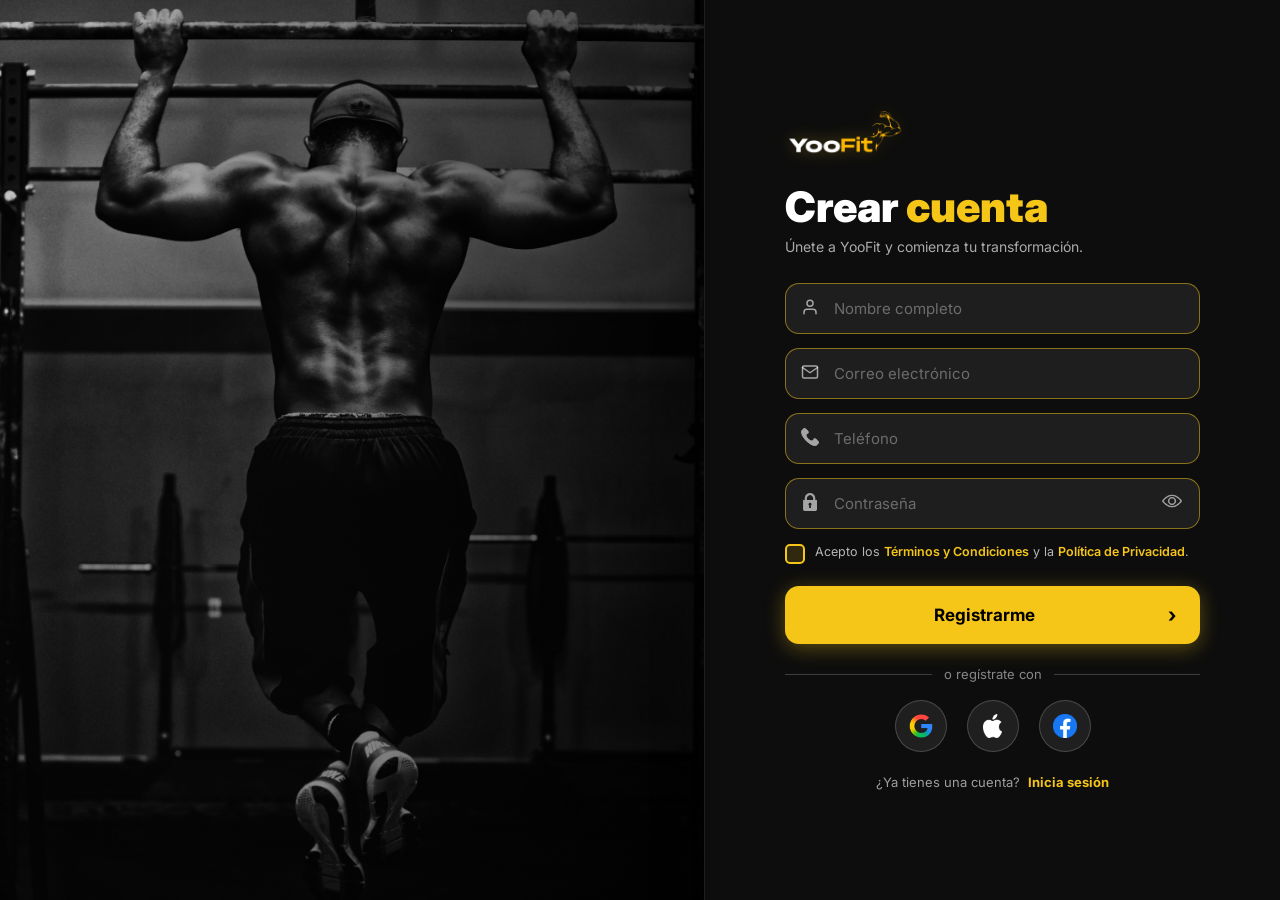
<file: register.html>
<!DOCTYPE html>
<html lang="es">
<head>
  <meta charset="UTF-8" />
  <meta name="viewport" content="width=device-width, initial-scale=1.0, maximum-scale=1.0, user-scalable=no" />
  <title>YooFit – Crear cuenta</title>
  <meta name="description" content="Únete a YooFit y comienza tu transformación física." />
  <link rel="preconnect" href="https://fonts.googleapis.com" />
  <link rel="preconnect" href="https://fonts.gstatic.com" crossorigin />
  <link href="https://fonts.googleapis.com/css2?family=Inter:wght@400;500;600;700;800;900&display=swap" rel="stylesheet" />
  <link rel="stylesheet" href="css/register.css" />
</head>
<body>
  <div class="phone-shell">
    <div class="phone-frame">
      <div class="screen">
        <div class="bg-image"></div>

        <div class="content">
          <!-- Logo -->
          <div class="logo-wrap">
            <a href="index.html" style="display: inline-block;"><img src="assets/LOGO.png" alt="YooFit" class="logo-img" /></a>
          </div>

          <!-- Heading -->
          <div class="heading">
            <h1><span class="white">Crear</span> <span class="gold">cuenta</span></h1>
            <p>Únete a YooFit y comienza tu transformación.</p>
          </div>

          <!-- Full name -->
          <div class="form-group">
            <div class="input-wrap">
              <span class="input-icon">
                <svg xmlns="http://www.w3.org/2000/svg" width="18" height="18" viewBox="0 0 24 24" fill="none" stroke="rgba(255,255,255,0.6)" stroke-width="2" stroke-linecap="round" stroke-linejoin="round"><path d="M20 21v-2a4 4 0 0 0-4-4H8a4 4 0 0 0-4 4v2"></path><circle cx="12" cy="7" r="4"></circle></svg>
              </span>
              <input type="text" id="fullname" placeholder="Nombre completo" autocomplete="name" />
            </div>
          </div>

          <!-- Email -->
          <div class="form-group">
            <div class="input-wrap">
              <span class="input-icon">
                <svg xmlns="http://www.w3.org/2000/svg" width="18" height="18" viewBox="0 0 24 24" fill="none" stroke="rgba(255,255,255,0.6)" stroke-width="2" stroke-linecap="round" stroke-linejoin="round"><path d="M4 4h16c1.1 0 2 .9 2 2v12c0 1.1-.9 2-2 2H4c-1.1 0-2-.9-2-2V6c0-1.1.9-2 2-2z"></path><polyline points="22,6 12,13 2,6"></polyline></svg>
              </span>
              <input type="email" id="email" placeholder="Correo electrónico" autocomplete="email" />
            </div>
          </div>

          <!-- Phone -->
          <div class="form-group">
            <div class="input-wrap">
              <span class="input-icon">
                <img src="assets/phone.png" style="width:18px;height:18px;object-fit:contain;filter:brightness(0) invert(1);opacity:0.6;" alt="" />
              </span>
              <input type="tel" id="phone" placeholder="Teléfono" autocomplete="tel" />
            </div>
          </div>

          <!-- Password -->
          <div class="form-group">
            <div class="input-wrap">
              <span class="input-icon">
                <img src="assets/lock.png" style="width:18px;height:18px;object-fit:contain;filter:brightness(0) invert(1);opacity:0.6;" alt="" />
              </span>
              <input type="password" id="password" placeholder="Contraseña" autocomplete="new-password" />
              <button class="toggle-pw" id="toggle-pw" type="button" aria-label="Mostrar/ocultar contraseña">
                <img id="toggle-pw-img" src="assets/vista.png" style="width:20px;height:20px;object-fit:contain;filter:brightness(0) invert(1);opacity:0.6;" alt="" />
              </button>
            </div>
          </div>

          <!-- Terms -->
          <label class="terms-check">
            <input type="checkbox" id="terms" />
            <span>
              Acepto los <a href="#">Términos y Condiciones</a> y la
              <a href="#">Política de Privacidad</a>.
            </span>
          </label>

          <!-- Register button -->
          <button class="btn btn-primary" id="btn-register" type="button" onclick="handleRegister()">
            <span class="btn-text">Registrarme</span>
            <span class="btn-arrow">›</span>
          </button>

          <!-- Divider -->
          <div class="divider"><span>o regístrate con</span></div>

          <!-- Social -->
          <div class="social-row">
            <button class="social-btn" aria-label="Google">
              <img src="assets/google-logo.png" alt="Google" />
            </button>
            <button class="social-btn" aria-label="Apple">
              <img src="assets/apple-logo.png" alt="Apple" />
            </button>
            <button class="social-btn" aria-label="Facebook">
              <img src="assets/facebook-logo.png" alt="Facebook" />
            </button>
          </div>

          <!-- Login link -->
          <p class="login-link">
            ¿Ya tienes una cuenta?
            <a href="login.html">Inicia sesión</a>
          </p>
        </div>
      </div>
    </div>
  </div>

  <script src="js/register.js"></script>
</body>
</html>
</file>
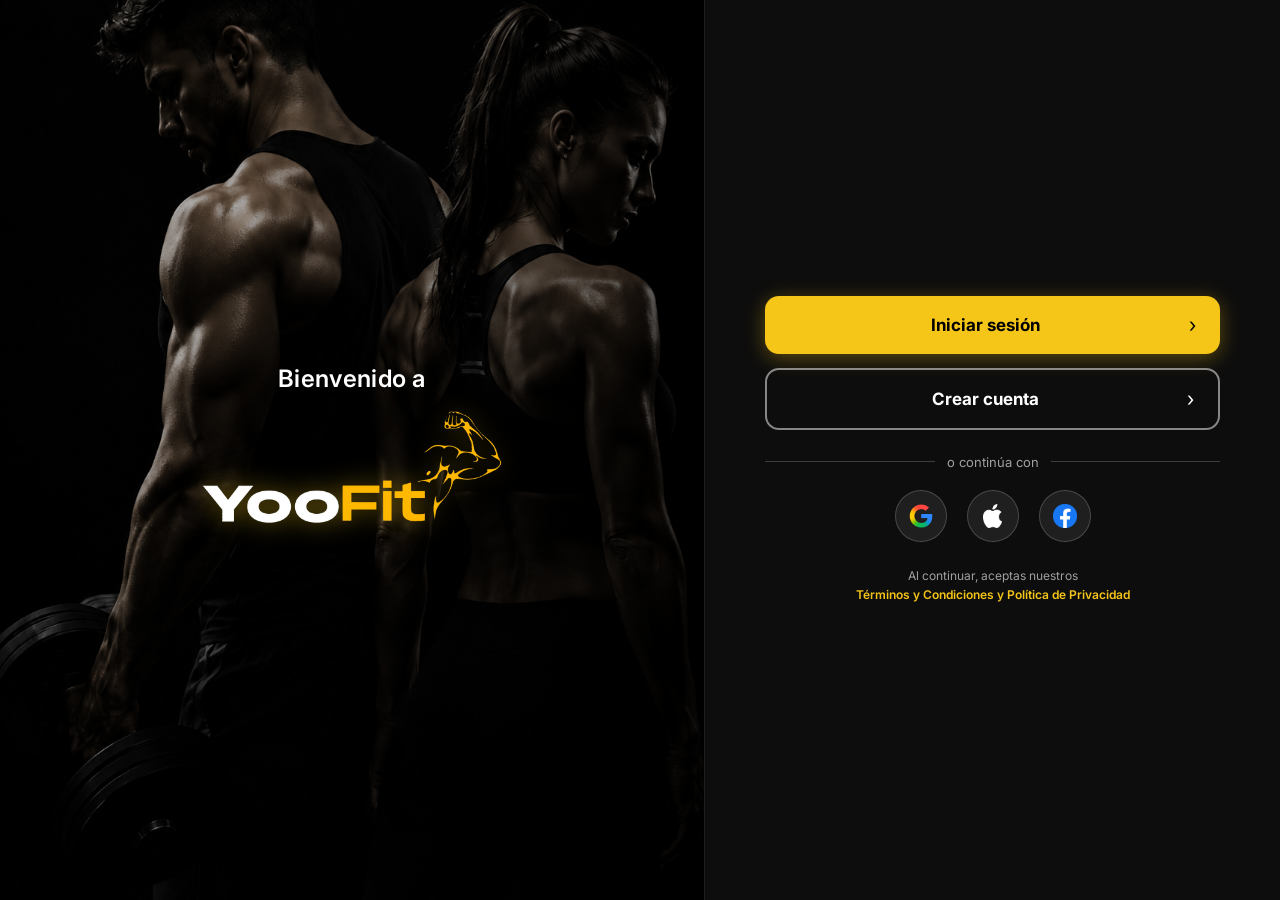
<file: welcome.html>
<!DOCTYPE html>
<html lang="es">
<head>
  <meta charset="UTF-8" />
  <meta name="viewport" content="width=device-width, initial-scale=1.0, maximum-scale=1.0, user-scalable=no" />
  <title>YooFit – Bienvenido</title>
  <meta name="description" content="YooFit – Tu app de fitness. Únete y supera tus límites." />
  <link rel="preconnect" href="https://fonts.googleapis.com" />
  <link rel="preconnect" href="https://fonts.gstatic.com" crossorigin />
  <link href="https://fonts.googleapis.com/css2?family=Inter:wght@400;500;600;700;800;900&display=swap" rel="stylesheet" />
  <link rel="stylesheet" href="css/welcome.css" />
</head>
<body>
  <div class="phone-shell">
    <div class="phone-frame">
      <div class="screen">

        <!-- Brand -->
        <div class="brand">
          <p class="brand-welcome">Bienvenido a</p>
          <a href="index.html" style="display: inline-block;"><img src="assets/LOGO.png" alt="YooFit logo" class="brand-logo" /></a>
        </div>

        <!-- Panel de Autenticación (en escritorio se muestra al lado derecho) -->
        <div class="auth-panel">
          <!-- CTA buttons -->
          <div class="cta-group">
            <a href="login.html" class="btn btn-primary" id="btn-login">
              <span class="btn-text">Iniciar sesión</span>
              <span class="btn-arrow">›</span>
            </a>
            <a href="register.html" class="btn btn-outline" id="btn-register">
              <span class="btn-text">Crear cuenta</span>
              <span class="btn-arrow">›</span>
            </a>
          </div>

          <!-- Divider -->
          <div class="divider"><span>o continúa con</span></div>

          <!-- Social login -->
          <div class="social-row">
            <button class="social-btn" id="btn-google" aria-label="Continuar con Google">
              <img src="assets/google-logo.png" alt="Google" />
            </button>
            <button class="social-btn" id="btn-apple" aria-label="Continuar con Apple">
              <img src="assets/apple-logo.png" alt="Apple" />
            </button>
            <button class="social-btn" id="btn-facebook" aria-label="Continuar con Facebook">
              <img src="assets/facebook-logo.png" alt="Facebook" />
            </button>
          </div>

          <!-- Terms -->
          <p class="terms">
            Al continuar, aceptas nuestros<br />
            <a href="#">Términos y Condiciones y Política de Privacidad</a>
          </p>
        </div>

      </div>
    </div>
  </div>
</body>
</html>
</file>
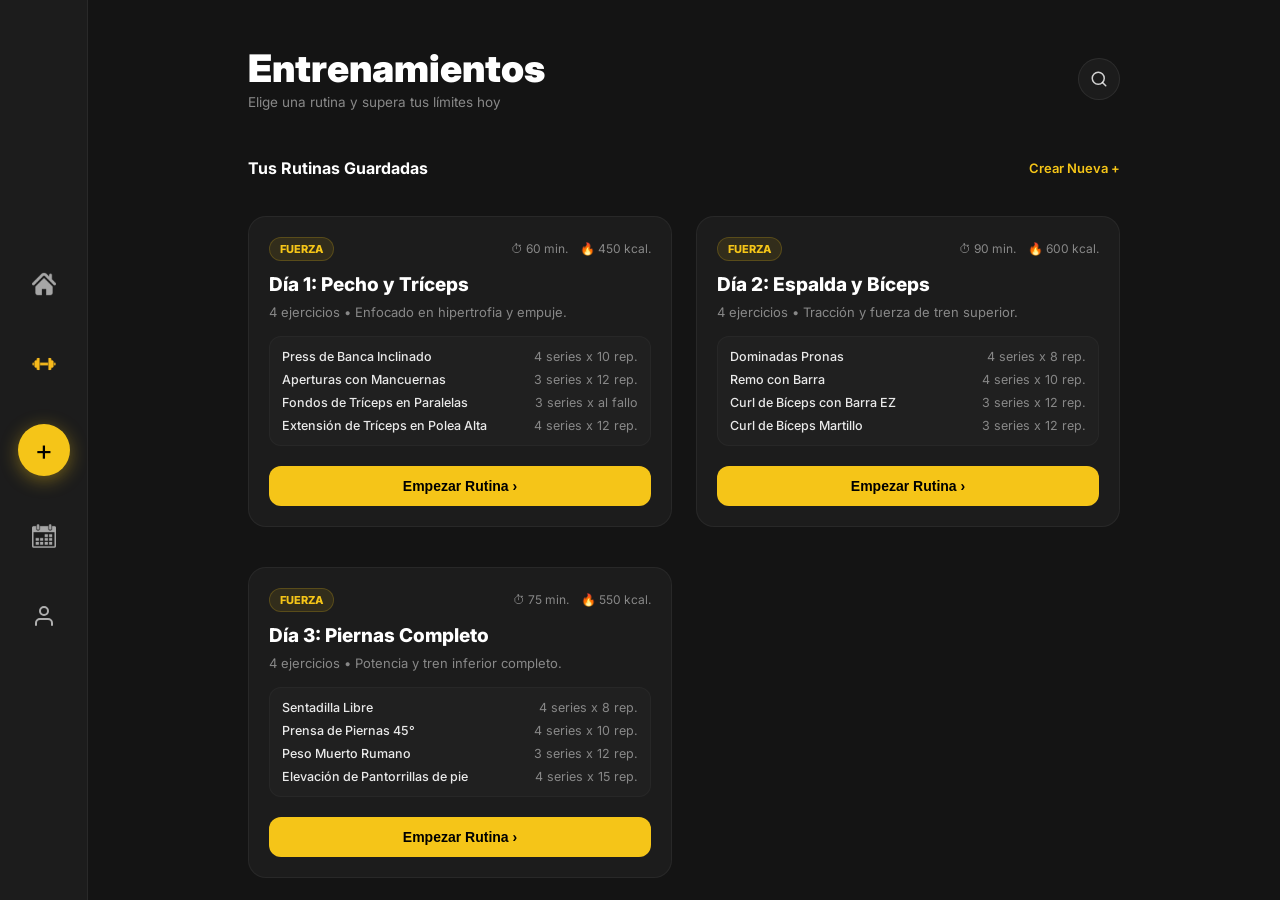
<file: workout.html>
<!DOCTYPE html>
<html lang="es">

<head>
  <meta charset="UTF-8" />
  <meta name="viewport" content="width=device-width, initial-scale=1.0, maximum-scale=1.0, user-scalable=no" />
  <title>YooFit – Entrenamientos</title>
  <meta name="description" content="Tus rutinas de entrenamiento personalizadas." />
  <link rel="preconnect" href="https://fonts.googleapis.com" />
  <link rel="preconnect" href="https://fonts.gstatic.com" crossorigin />
  <link href="https://fonts.googleapis.com/css2?family=Inter:wght@400;500;600;700;800;900&display=swap"
    rel="stylesheet" />
  <link rel="stylesheet" href="css/workout.css" />
</head>

<body>
  <div class="phone-shell">
    <div class="phone-frame">
      <div class="screen">

        <!-- Scroll area -->
        <div class="scroll-area">

          <!-- Header -->
          <div class="header">
            <div class="header-left">
              <h1>Entrenamientos</h1>
              <p>Elige una rutina y supera tus límites hoy</p>
            </div>
            <div class="header-actions">
              <button class="icon-btn" id="btn-search" aria-label="Buscar">
                <svg xmlns="http://www.w3.org/2000/svg" width="18" height="18" viewBox="0 0 24 24" fill="none"
                  stroke="rgba(255,255,255,0.8)" stroke-width="2" stroke-linecap="round" stroke-linejoin="round">
                  <circle cx="11" cy="11" r="8"></circle>
                  <line x1="21" y1="21" x2="16.65" y2="16.65"></line>
                </svg>
              </button>
            </div>
          </div>

          <!-- Active Routines List -->
          <div class="section" id="routines-list">
            <div class="section-title">
              <h2>Tus Rutinas Guardadas</h2>
              <a href="create-workout.html">Crear Nueva +</a>
            </div>

            <!-- Routine Card 1: Chest & Triceps -->
            <div class="routine-card">
              <div class="routine-header-row">
                <div class="routine-badge">Fuerza</div>
                <div class="routine-meta">
                  <span>⏱ 60 min.</span>
                  <span>🔥 450 kcal.</span>
                </div>
              </div>
              <h3>Día 1: Pecho y Tríceps</h3>
              <p class="routine-summary">4 ejercicios • Enfocado en hipertrofia y empuje.</p>
              
              <div class="exercises-preview">
                <div class="exercise-item">
                  <span class="ex-name">Press de Banca Inclinado</span>
                  <span class="ex-sets">4 series x 10 rep.</span>
                </div>
                <div class="exercise-item">
                  <span class="ex-name">Aperturas con Mancuernas</span>
                  <span class="ex-sets">3 series x 12 rep.</span>
                </div>
                <div class="exercise-item">
                  <span class="ex-name">Fondos de Tríceps en Paralelas</span>
                  <span class="ex-sets">3 series x al fallo</span>
                </div>
                <div class="exercise-item">
                  <span class="ex-name">Extensión de Tríceps en Polea Alta</span>
                  <span class="ex-sets">4 series x 12 rep.</span>
                </div>
              </div>

              <button class="btn-start-routine" onclick="startRoutine('Día 1: Pecho y Tríceps')">Empezar Rutina ›</button>
            </div>

            <!-- Routine Card 2: Back & Biceps -->
            <div class="routine-card">
              <div class="routine-header-row">
                <div class="routine-badge">Fuerza</div>
                <div class="routine-meta">
                  <span>⏱ 90 min.</span>
                  <span>🔥 600 kcal.</span>
                </div>
              </div>
              <h3>Día 2: Espalda y Bíceps</h3>
              <p class="routine-summary">4 ejercicios • Tracción y fuerza de tren superior.</p>
              
              <div class="exercises-preview">
                <div class="exercise-item">
                  <span class="ex-name">Dominadas Pronas</span>
                  <span class="ex-sets">4 series x 8 rep.</span>
                </div>
                <div class="exercise-item">
                  <span class="ex-name">Remo con Barra</span>
                  <span class="ex-sets">4 series x 10 rep.</span>
                </div>
                <div class="exercise-item">
                  <span class="ex-name">Curl de Bíceps con Barra EZ</span>
                  <span class="ex-sets">3 series x 12 rep.</span>
                </div>
                <div class="exercise-item">
                  <span class="ex-name">Curl de Bíceps Martillo</span>
                  <span class="ex-sets">3 series x 12 rep.</span>
                </div>
              </div>

              <button class="btn-start-routine" onclick="startRoutine('Día 2: Espalda y Bíceps')">Empezar Rutina ›</button>
            </div>

            <!-- Routine Card 3: Legs -->
            <div class="routine-card">
              <div class="routine-header-row">
                <div class="routine-badge">Fuerza</div>
                <div class="routine-meta">
                  <span>⏱ 75 min.</span>
                  <span>🔥 550 kcal.</span>
                </div>
              </div>
              <h3>Día 3: Piernas Completo</h3>
              <p class="routine-summary">4 ejercicios • Potencia y tren inferior completo.</p>
              
              <div class="exercises-preview">
                <div class="exercise-item">
                  <span class="ex-name">Sentadilla Libre</span>
                  <span class="ex-sets">4 series x 8 rep.</span>
                </div>
                <div class="exercise-item">
                  <span class="ex-name">Prensa de Piernas 45°</span>
                  <span class="ex-sets">4 series x 10 rep.</span>
                </div>
                <div class="exercise-item">
                  <span class="ex-name">Peso Muerto Rumano</span>
                  <span class="ex-sets">3 series x 12 rep.</span>
                </div>
                <div class="exercise-item">
                  <span class="ex-name">Elevación de Pantorrillas de pie</span>
                  <span class="ex-sets">4 series x 15 rep.</span>
                </div>
              </div>

              <button class="btn-start-routine" onclick="startRoutine('Día 3: Piernas Completo')">Empezar Rutina ›</button>
            </div>

          </div>

          <!-- Dynamic custom routines from localStorage -->
          <div class="section" id="custom-routines-section" style="display:none; padding-top: 0;">
            <div class="section-title">
              <h2>Tus Rutinas Creadas</h2>
            </div>
            <div id="custom-routines-container"></div>
          </div>

        </div><!-- /scroll-area -->

        <!-- Bottom Nav -->
        <nav class="bottom-nav">
          <a href="home.html" class="nav-item" id="nav-home">
            <span class="nav-icon"><img src="assets/home.png" alt="Home" /></span>
          </a>
          <a href="workout.html" class="nav-item active" id="nav-workout">
            <span class="nav-icon"><img src="assets/fitness.png" alt="Workout" /></span>
          </a>
          <a href="create-workout.html" class="nav-plus" id="nav-plus" aria-label="Añadir">+</a>
          <a href="calendar.html" class="nav-item" id="nav-calendar">
            <span class="nav-icon"><img src="assets/calendar.png" alt="Calendar" /></span>
          </a>
          <a href="membership.html" class="nav-item" id="nav-profile">
            <span class="nav-icon">
              <svg xmlns="http://www.w3.org/2000/svg" width="24" height="24" viewBox="0 0 24 24" fill="none"
                stroke="rgba(255,255,255,0.65)" stroke-width="2" stroke-linecap="round" stroke-linejoin="round">
                <path d="M20 21v-2a4 4 0 0 0-4-4H8a4 4 0 0 0-4 4v2"></path>
                <circle cx="12" cy="7" r="4"></circle>
              </svg>
            </span>
          </a>
        </nav>

        <!-- Simulated Active Workout Overlay -->
        <div class="workout-overlay" id="workout-overlay">
          <div class="overlay-card">
            <div class="overlay-header">
              <h2 id="overlay-routine-name">Entrenamiento Activo</h2>
              <button class="close-overlay-btn" onclick="stopRoutine()">✕</button>
            </div>
            <div class="timer-display" id="timer-display">00:00</div>
            <p class="overlay-msg">¡Estás entrenando! Supera tus límites.</p>
            <div class="overlay-actions">
              <button class="btn btn-primary" onclick="finishRoutine()">Terminar Entrenamiento</button>
            </div>
          </div>
        </div>

      </div>
    </div>
  </div>

  <script src="js/workout.js"></script>
</body>

</html>
</file>
<file: css/index.css>
*, *::before, *::after {
  box-sizing: border-box;
  margin: 0;
  padding: 0;
}

:root {
  --gold: #F5C518;
  --gold-dark: #D4A800;
  --black: #0A0A0A;
  --dark: #121212;
  --card: #1A1A1A;
  --card-light: #242424;
  --text: #FFFFFF;
  --text-muted: #A0A0A0;
  --radius: 14px;
  --transition: 0.3s cubic-bezier(.4, 0, .2, 1);
  --max-width: 1200px;
}

html {
  scroll-behavior: smooth;
}

body {
  font-family: 'Inter', sans-serif;
  background: var(--black);
  color: var(--text);
  line-height: 1.6;
}

.container {
  width: 100%;
  max-width: var(--max-width);
  margin: 0 auto;
  padding: 0 24px;
}

/* ── CABECERA / HEADER ── */
.main-header {
  position: fixed;
  top: 0;
  left: 0;
  width: 100%;
  height: 80px;
  background: rgba(10, 10, 10, 0.95);
  backdrop-filter: blur(12px);
  -webkit-backdrop-filter: blur(12px);
  border-bottom: 1px solid rgba(255, 255, 255, 0.05);
  z-index: 1000;
  display: flex;
  align-items: center;
  transition: background var(--transition);
}

.header-container {
  display: flex;
  justify-content: space-between;
  align-items: center;
  width: 100%;
  max-width: var(--max-width);
  margin: 0 auto;
  padding: 0 24px;
}

.logo-link {
  display: flex;
  align-items: center;
}

.nav-logo {
  height: 44px;
  width: auto;
  object-fit: contain;
}

/* Menú de Navegación */
.nav-menu {
  display: flex;
  align-items: center;
  gap: 32px;
}

.nav-link {
  color: var(--text);
  text-decoration: none;
  font-size: 14px;
  font-weight: 700;
  letter-spacing: 0.5px;
  transition: color var(--transition);
  position: relative;
}

.nav-link::after {
  content: '';
  position: absolute;
  bottom: -6px;
  left: 0;
  width: 0;
  height: 2px;
  background: var(--gold);
  transition: width var(--transition);
}

.nav-link:hover {
  color: var(--gold);
}

.nav-link:hover::after {
  width: 100%;
}

/* Botón Iniciar Sesión en Nav */
.btn-login-nav {
  background: var(--gold);
  color: #000;
  padding: 12px 28px;
  border-radius: 30px;
  font-size: 14px;
  font-weight: 800;
  text-decoration: none;
  transition: transform var(--transition), box-shadow var(--transition), background-color var(--transition);
  box-shadow: 0 4px 15px rgba(245, 197, 24, 0.25);
  border: none;
  cursor: pointer;
}

.btn-login-nav:hover {
  background: var(--gold-dark);
  transform: translateY(-2px);
  box-shadow: 0 6px 20px rgba(245, 197, 24, 0.4);
}

.btn-login-nav:active {
  transform: translateY(0);
}

/* Hamburger para Móvil */
.menu-toggle {
  display: none;
  flex-direction: column;
  justify-content: space-between;
  width: 24px;
  height: 18px;
  background: transparent;
  border: none;
  cursor: pointer;
  z-index: 1010;
}

.menu-toggle span {
  width: 100%;
  height: 2px;
  background: var(--text);
  border-radius: 2px;
  transition: all var(--transition);
}

/* ── HERO SECTION ── */
.hero {
  position: relative;
  min-height: 100vh;
  display: flex;
  align-items: center;
  justify-content: center;
  text-align: center;
  padding: 120px 24px 60px;
  overflow: hidden;
}

.hero-bg {
  position: absolute;
  inset: 0;
  background: url('../assets/fondo.jpg') center/cover no-repeat;
  z-index: 0;
  transform: scale(1.02);
}

.hero-overlay {
  position: absolute;
  inset: 0;
  background: linear-gradient(
    to bottom,
    rgba(0, 0, 0, 0.6) 0%,
    rgba(0, 0, 0, 0.8) 60%,
    rgba(0, 0, 0, 0.95) 100%
  );
  z-index: 1;
}

.hero-content {
  position: relative;
  z-index: 2;
  max-width: 900px;
  display: flex;
  flex-direction: column;
  align-items: center;
  animation: fadeIn 1s ease-out;
}

.hero-logo {
  width: 160px;
  height: auto;
  margin-bottom: 24px;
  filter: drop-shadow(0 0 15px rgba(245,197,24,0.3));
}

.hero-title {
  font-size: 52px;
  font-weight: 900;
  line-height: 1.15;
  margin-bottom: 20px;
  letter-spacing: -1px;
}

.hero-title .gold {
  color: var(--gold);
  display: block;
  margin-top: 8px;
}

.hero-subtitle {
  font-size: 18px;
  color: rgba(255, 255, 255, 0.8);
  max-width: 650px;
  margin-bottom: 32px;
  line-height: 1.6;
}

/* Bullet list */
.hero-list {
  display: flex;
  justify-content: center;
  gap: 24px;
  list-style: none;
  margin-bottom: 40px;
  flex-wrap: wrap;
}

.hero-list li {
  font-size: 15px;
  font-weight: 600;
  color: #fff;
  display: flex;
  align-items: center;
  gap: 8px;
  background: rgba(255, 255, 255, 0.05);
  padding: 8px 18px;
  border-radius: 30px;
  border: 1px solid rgba(255, 255, 255, 0.1);
}

.hero-list li span {
  color: var(--gold);
  font-weight: 900;
}

.hero-actions {
  display: flex;
  gap: 16px;
}

/* ── BOTONES COMUNES ── */
.btn {
  display: inline-flex;
  align-items: center;
  justify-content: center;
  padding: 16px 36px;
  border-radius: var(--radius);
  font-size: 16px;
  font-weight: 700;
  text-decoration: none;
  cursor: pointer;
  transition: transform var(--transition), box-shadow var(--transition), background var(--transition), border-color var(--transition);
  gap: 8px;
}

.btn-primary {
  background: var(--gold);
  color: #000;
  border: none;
  box-shadow: 0 4px 20px rgba(245, 197, 24, 0.3);
}

.btn-primary:hover {
  background: var(--gold-dark);
  transform: translateY(-2px);
  box-shadow: 0 6px 24px rgba(245, 197, 24, 0.45);
}

.btn-outline {
  background: transparent;
  color: #fff;
  border: 2px solid rgba(255, 255, 255, 0.5);
}

.btn-outline:hover {
  border-color: var(--gold);
  color: var(--gold);
  transform: translateY(-2px);
}

.btn-outline-gold {
  background: transparent;
  color: var(--gold);
  border: 2px solid var(--gold);
}

.btn-outline-gold:hover {
  background: rgba(245, 197, 24, 0.08);
  transform: translateY(-2px);
}

/* ── SECCIÓN CABECERA COMÚN ── */
.section-header {
  text-align: center;
  margin-bottom: 56px;
  display: flex;
  flex-direction: column;
  align-items: center;
}

.section-title-label {
  font-size: 36px;
  font-weight: 900;
  letter-spacing: -0.5px;
  margin-bottom: 12px;
  text-transform: uppercase;
}

.gold-line {
  width: 60px;
  height: 4px;
  background: var(--gold);
  border-radius: 2px;
}

.section-subtitle-label {
  font-size: 16px;
  color: var(--text-muted);
  margin-top: 16px;
  max-width: 600px;
}

/* ── ¿QUIÉNES SOMOS? ── */
.about-section {
  padding: 100px 0;
  background: var(--dark);
}

.about-content {
  max-width: 800px;
  margin: 0 auto;
  text-align: center;
}

.about-lead {
  font-size: 20px;
  color: #fff;
  font-weight: 500;
  margin-bottom: 24px;
  line-height: 1.6;
}

.about-text {
  font-size: 16px;
  color: var(--text-muted);
  margin-bottom: 20px;
  line-height: 1.7;
}

/* ── BENEFICIOS ── */
.benefits-section {
  padding: 100px 0;
  background: var(--black);
}

.benefits-grid {
  display: grid;
  grid-template-columns: 1.1fr 0.9fr;
  gap: 56px;
  align-items: center;
}

.benefits-info h3 {
  font-size: 28px;
  font-weight: 800;
  margin-bottom: 12px;
}

.benefits-info > p {
  color: var(--text-muted);
  font-size: 16px;
  margin-bottom: 32px;
}

.benefits-list {
  list-style: none;
  display: flex;
  flex-direction: column;
  gap: 24px;
}

.benefits-list li {
  display: flex;
  gap: 20px;
  align-items: flex-start;
}

.benefit-icon {
  font-size: 28px;
  width: 56px;
  height: 56px;
  background: var(--card);
  border: 1px solid rgba(255, 255, 255, 0.05);
  border-radius: 16px;
  display: flex;
  align-items: center;
  justify-content: center;
  flex-shrink: 0;
  box-shadow: 0 4px 10px rgba(0, 0, 0, 0.2);
}

.benefit-text h4 {
  font-size: 16px;
  font-weight: 700;
  margin-bottom: 4px;
  color: #fff;
}

.benefit-text p {
  font-size: 14px;
  color: var(--text-muted);
}

.benefits-image-wrap {
  position: relative;
  border-radius: 20px;
  overflow: hidden;
  box-shadow: 0 20px 40px rgba(0,0,0,0.6);
  border: 1px solid rgba(255, 255, 255, 0.05);
}

.benefits-img {
  width: 100%;
  height: auto;
  display: block;
  object-fit: cover;
  transition: transform var(--transition);
}

.benefits-image-wrap:hover .benefits-img {
  transform: scale(1.03);
}

/* ── PLANES ── */
.plans-section {
  padding: 100px 0;
  background: var(--dark);
}

.plans-grid {
  display: grid;
  grid-template-columns: repeat(3, 1fr);
  gap: 32px;
}

.plan-card {
  background: var(--card);
  border-radius: 20px;
  border: 1px solid rgba(255, 255, 255, 0.05);
  padding: 40px 32px;
  display: flex;
  flex-direction: column;
  transition: transform var(--transition), box-shadow var(--transition), border-color var(--transition);
  position: relative;
}

.plan-card:hover {
  transform: translateY(-8px);
  box-shadow: 0 20px 40px rgba(0, 0, 0, 0.4);
  border-color: rgba(245, 197, 24, 0.2);
}

.plan-header h3 {
  font-size: 22px;
  font-weight: 800;
  margin-bottom: 20px;
}

.plan-price {
  margin-bottom: 32px;
  display: flex;
  align-items: baseline;
}

.plan-price .currency {
  font-size: 20px;
  font-weight: 600;
  color: var(--gold);
  margin-right: 4px;
}

.plan-price .amount {
  font-size: 44px;
  font-weight: 900;
  color: #fff;
  letter-spacing: -1px;
}

.plan-price .period {
  font-size: 15px;
  color: var(--text-muted);
  margin-left: 6px;
}

.plan-body {
  flex: 1;
  margin-bottom: 32px;
}

.plan-features {
  list-style: none;
  display: flex;
  flex-direction: column;
  gap: 16px;
}

.plan-features li {
  font-size: 14px;
  color: rgba(255, 255, 255, 0.85);
  display: flex;
  align-items: center;
  gap: 10px;
}

.plan-features li span {
  color: var(--gold);
  font-weight: 700;
}

.plan-features li.disabled {
  color: rgba(255, 255, 255, 0.3);
}

.plan-features li.disabled span {
  color: rgba(255, 255, 255, 0.2);
}

.plan-footer {
  margin-top: auto;
}

.plan-footer .btn {
  width: 100%;
}

/* Plan Premium Destacado */
.plan-card.popular {
  border-color: var(--gold);
  background: var(--card-light);
  box-shadow: 0 10px 30px rgba(245, 197, 24, 0.08);
}

.popular-badge {
  position: absolute;
  top: -14px;
  left: 50%;
  transform: translateX(-50%);
  background: var(--gold);
  color: #000;
  font-size: 12px;
  font-weight: 900;
  text-transform: uppercase;
  padding: 6px 16px;
  border-radius: 30px;
  letter-spacing: 0.5px;
}

/* ── FOOTER ── */
.main-footer {
  background: var(--black);
  padding: 40px 0;
  border-top: 1px solid rgba(255, 255, 255, 0.05);
  text-align: center;
}

.footer-bottom {
  font-size: 14px;
  color: var(--text-muted);
}

/* ── KEYFRAMES ── */
@keyframes fadeIn {
  from { opacity: 0; transform: translateY(15px); }
  to { opacity: 1; transform: translateY(0); }
}

/* ── RESPONSIVE / MEDIA QUERIES ── */

@media (max-width: 1024px) {
  .hero-title {
    font-size: 42px;
  }
  .benefits-grid {
    gap: 40px;
  }
  .plans-grid {
    gap: 20px;
  }
}

@media (max-width: 900px) {
  /* Navegación Móvil */
  .menu-toggle {
    display: flex;
  }

  .nav-menu {
    position: fixed;
    top: 80px;
    right: -100%;
    width: 280px;
    height: calc(100vh - 80px);
    background: rgba(10, 10, 10, 0.98);
    border-left: 1px solid rgba(255, 255, 255, 0.05);
    flex-direction: column;
    align-items: stretch;
    padding: 40px 24px;
    gap: 24px;
    transition: right var(--transition);
  }

  .nav-menu.active {
    right: 0;
  }

  .nav-link {
    font-size: 16px;
    padding: 12px 0;
    border-bottom: 1px solid rgba(255,255,255,0.05);
  }

  .nav-link::after {
    display: none;
  }

  .btn-login-nav {
    text-align: center;
    margin-top: 16px;
  }

  /* Hamburger anim */
  .menu-toggle.active span:nth-child(1) {
    transform: translateY(8px) rotate(45deg);
  }
  .menu-toggle.active span:nth-child(2) {
    opacity: 0;
  }
  .menu-toggle.active span:nth-child(3) {
    transform: translateY(-8px) rotate(-45deg);
  }

  /* Grid en móvil */
  .benefits-grid {
    grid-template-columns: 1fr;
    gap: 40px;
  }

  .benefits-image-wrap {
    order: -1; /* Mostrar la imagen arriba en móviles */
    max-width: 500px;
    margin: 0 auto;
  }

  .plans-grid {
    grid-template-columns: 1fr;
    max-width: 450px;
    margin: 0 auto;
    gap: 40px;
  }
}

@media (max-width: 480px) {
  .hero-title {
    font-size: 32px;
  }
  .hero-subtitle {
    font-size: 15px;
  }
  .hero-list {
    flex-direction: column;
    gap: 12px;
    align-items: center;
  }
  .hero-actions {
    flex-direction: column;
    width: 100%;
    gap: 12px;
  }
  .hero-actions .btn {
    width: 100%;
  }
  .section-title-label {
    font-size: 28px;
  }
}
</file>
<file: css/calendar.css>
*, *::before, *::after { box-sizing: border-box; margin: 0; padding: 0; }

:root {
  --gold: #F5C518;
  --gold-dark: #D4A800;
  --black: #0A0A0A;
  --surface: #141414;
  --card: #1C1C1C;
  --card2: #242424;
  --text: #FFFFFF;
  --text-muted: #888;
  --radius: 18px;
  --nav-h: 72px;
  --transition: 0.25s cubic-bezier(.4,0,.2,1);
}

html, body {
  height: 100%;
  font-family: 'Inter', sans-serif;
  background: var(--black);
  color: var(--text);
}

.phone-shell {
  display: flex;
  align-items: center;
  justify-content: center;
  min-height: 100vh;
  padding: 24px;
}

.phone-frame {
  position: relative;
  width: 100%;
  max-width: 390px;
  height: 844px;
  border-radius: 50px;
  overflow: hidden;
  box-shadow: 0 40px 100px rgba(0,0,0,.8), inset 0 0 0 2px #2a2a2a;
  background: var(--surface);
}

.screen {
  width: 100%;
  height: 100%;
  display: flex;
  flex-direction: column;
  background: var(--surface);
  overflow: hidden;
}

/* ── SCROLL AREA ── */
.scroll-area {
  flex: 1;
  overflow-y: auto;
  overflow-x: hidden;
  padding-bottom: 12px;
}
.scroll-area::-webkit-scrollbar { display: none; }
.scroll-area { -ms-overflow-style: none; scrollbar-width: none; }

/* ── HEADER ── */
.header {
  padding: 52px 22px 16px;
  display: flex;
  align-items: flex-start;
  justify-content: space-between;
}
.header-left h1 { font-size: 32px; font-weight: 900; line-height: 1.1; }
.header-left p   { font-size: 13.5px; color: var(--text-muted); margin-top: 4px; }

.icon-btn {
  width: 42px; height: 42px;
  border-radius: 50%;
  background: var(--card);
  border: 1.5px solid rgba(255,255,255,.08);
  display: flex;
  align-items: center;
  justify-content: center;
  cursor: pointer;
  text-decoration: none;
  transition: background var(--transition), transform var(--transition);
}
.icon-btn:hover { background: var(--card2); transform: scale(1.06); }
.icon-btn:active { transform: scale(.94); }

.add-btn { border-color: rgba(245,197,24,.3); }

/* ── MONTH NAVIGATOR ── */
.month-navigator {
  display: flex;
  align-items: center;
  justify-content: space-between;
  padding: 0 22px 16px;
}
.current-month-label {
  font-size: 17px;
  font-weight: 800;
  text-transform: capitalize;
}
.nav-month-btn {
  width: 36px; height: 36px;
  border-radius: 50%;
  background: var(--card);
  border: 1.5px solid rgba(255,255,255,.08);
  display: flex;
  align-items: center;
  justify-content: center;
  cursor: pointer;
  color: #fff;
  transition: background var(--transition), transform var(--transition);
}
.nav-month-btn:hover { background: var(--card2); }
.nav-month-btn:active { transform: scale(.92); }

/* ── CALENDAR GRID ── */
.calendar-section { padding: 0 18px 8px; }

.weekday-row {
  display: grid;
  grid-template-columns: repeat(7, 1fr);
  text-align: center;
  margin-bottom: 8px;
}
.weekday-row span {
  font-size: 11px;
  font-weight: 700;
  color: var(--text-muted);
  padding: 4px 0;
}

.days-grid {
  display: grid;
  grid-template-columns: repeat(7, 1fr);
  gap: 4px;
}

.day-cell {
  aspect-ratio: 1;
  display: flex;
  flex-direction: column;
  align-items: center;
  justify-content: center;
  border-radius: 10px;
  cursor: pointer;
  font-size: 13px;
  font-weight: 600;
  color: var(--text-muted);
  transition: background var(--transition), color var(--transition);
  position: relative;
  gap: 3px;
  user-select: none;
}
.day-cell:hover { background: var(--card); color: #fff; }
.day-cell.today {
  background: rgba(245,197,24,.12);
  color: var(--gold);
  border: 1.5px solid rgba(245,197,24,.3);
}
.day-cell.selected {
  background: var(--gold);
  color: #000;
  font-weight: 800;
}
.day-cell.selected .dot { background: #000; }
.day-cell.has-workout .dot { display: block; }
.day-cell.empty { cursor: default; pointer-events: none; }
.dot {
  display: none;
  width: 5px; height: 5px;
  border-radius: 50%;
  background: var(--gold);
}

/* ── SECTION TITLE ── */
.section-title {
  display: flex;
  align-items: center;
  justify-content: space-between;
  margin-bottom: 12px;
}
.section-title h2 { font-size: 15px; font-weight: 700; }
.detail-add-link {
  font-size: 12px;
  font-weight: 700;
  color: var(--gold);
  text-decoration: none;
}
.detail-add-link:hover { text-decoration: underline; }

/* ── DAY DETAIL ── */
.day-detail-section { padding: 16px 18px 0; }

.day-routine-item {
  background: var(--card);
  border-radius: 14px;
  padding: 14px 16px;
  display: flex;
  align-items: center;
  gap: 14px;
  margin-bottom: 10px;
  border: 1px solid rgba(255,255,255,.05);
  transition: border-color var(--transition);
  cursor: pointer;
}
.day-routine-item:hover { border-color: rgba(245,197,24,.2); }
.day-routine-icon {
  width: 40px; height: 40px;
  border-radius: 12px;
  background: rgba(245,197,24,.1);
  display: flex;
  align-items: center;
  justify-content: center;
  font-size: 20px;
  flex-shrink: 0;
}
.day-routine-info { flex: 1; }
.day-routine-info h4 { font-size: 14px; font-weight: 700; margin-bottom: 2px; }
.day-routine-info p  { font-size: 11.5px; color: var(--text-muted); }
.day-routine-chevron { font-size: 18px; color: var(--text-muted); }

.no-workouts-msg {
  text-align: center;
  padding: 20px;
  color: var(--text-muted);
  font-size: 13px;
  line-height: 1.5;
}
.no-workouts-msg a {
  color: var(--gold);
  font-weight: 700;
  text-decoration: none;
}

/* ── EMPTY HINT ── */
.empty-day-hint {
  text-align: center;
  padding: 28px 20px;
  color: var(--text-muted);
}
.hint-icon { font-size: 36px; margin-bottom: 12px; }
.empty-day-hint p { font-size: 13px; line-height: 1.6; }

/* ── WEEKLY SUMMARY ── */
.weekly-summary-section { padding: 16px 18px 8px; }

.summary-grid {
  display: grid;
  grid-template-columns: repeat(7, 1fr);
  gap: 6px;
}

.summary-day {
  background: var(--card);
  border-radius: 10px;
  padding: 8px 4px;
  text-align: center;
  border: 1px solid rgba(255,255,255,.04);
  transition: border-color var(--transition);
}
.summary-day.has-workout { border-color: rgba(245,197,24,.25); }
.summary-day .s-label { font-size: 9px; font-weight: 700; color: var(--text-muted); }
.summary-day .s-icon  { font-size: 16px; margin: 4px 0 2px; display: block; }
.summary-day .s-count { font-size: 10px; font-weight: 700; color: var(--text-muted); }
.summary-day.has-workout .s-count { color: var(--gold); }

/* ── BOTTOM NAV ── */
.bottom-nav {
  height: var(--nav-h);
  background: var(--card);
  border-top: 1px solid rgba(255,255,255,.06);
  display: flex;
  align-items: center;
  justify-content: space-around;
  padding: 0 10px;
  flex-shrink: 0;
}
.nav-item {
  display: flex; flex-direction: column; align-items: center; gap: 4px;
  cursor: pointer; padding: 8px 14px; border-radius: 12px;
  transition: background var(--transition), transform var(--transition);
  text-decoration: none; color: var(--text-muted);
  font-size: 10px; font-weight: 600; border: none; background: none;
}
.nav-item:hover { background: rgba(255,255,255,.05); }
.nav-item:active { transform: scale(.9); }
.nav-item.active { color: var(--gold); }
.nav-item .nav-icon { display: flex; align-items: center; justify-content: center; width: 26px; height: 26px; }
.nav-item .nav-icon img {
  width: 24px; height: 24px; object-fit: contain;
  filter: brightness(0) invert(0.65); transition: filter var(--transition);
}
.nav-item .nav-icon svg { width: 24px; height: 24px; stroke: rgba(255,255,255,0.65); }
.nav-item.active .nav-icon img {
  filter: brightness(0) invert(82%) sepia(35%) saturate(2227%) hue-rotate(345deg) brightness(101%) contrast(94%);
}
.nav-item.active .nav-icon svg { stroke: var(--gold); }
.nav-plus {
  width: 52px; height: 52px; border-radius: 50%;
  background: var(--gold); display: flex; align-items: center; justify-content: center;
  font-size: 28px; color: #000; cursor: pointer; border: none;
  transition: transform var(--transition), box-shadow var(--transition);
  box-shadow: 0 4px 18px rgba(245,197,24,.4); text-decoration: none;
}
.nav-plus:hover { transform: scale(1.08); box-shadow: 0 6px 24px rgba(245,197,24,.55); }
.nav-plus:active { transform: scale(.93); }

@keyframes fadeUp {
  from { opacity: 0; transform: translateY(16px); }
  to   { opacity: 1; transform: translateY(0); }
}
.header { animation: fadeUp .5s .05s both; }
.month-navigator { animation: fadeUp .5s .12s both; }
.calendar-section { animation: fadeUp .5s .18s both; }

/* ── MOBILE ── */
@media (max-width: 480px) {
  html, body { overflow: auto; height: auto; }
  .phone-shell { display: block; padding: 0; }
  .phone-frame { max-width: 100%; height: 100vh; border-radius: 0; box-shadow: none; }
  .screen { height: 100vh; }
}

/* ── DESKTOP LAYOUT ── */
@media (min-width: 1024px) {
  html, body { overflow: hidden; height: 100vh; }
  .phone-shell {
    padding: 0; min-height: 100vh; width: 100%;
    display: flex; align-items: stretch; justify-content: center;
    background: var(--black);
  }
  .phone-frame { max-width: 100%; height: 100vh; border-radius: 0; box-shadow: none; width: 100%; }
  .screen { display: flex; flex-direction: row-reverse; height: 100vh; width: 100%; overflow: hidden; }
  .scroll-area {
    flex: 1; height: 100vh; overflow-y: auto;
    display: grid;
    grid-template-columns: 1fr 1fr;
    grid-template-rows: auto auto auto auto 1fr;
    column-gap: 48px;
    padding: 48px 64px;
    align-content: start;
    max-width: 1280px; margin: 0 auto;
  }
  .scroll-area::-webkit-scrollbar { width: 6px; display: block; }
  .scroll-area::-webkit-scrollbar-thumb { background: rgba(255,255,255,0.08); border-radius: 3px; }

  .header { grid-column: 1 / span 2; padding: 0 0 16px; align-items: center; }
  .header-left h1 { font-size: 38px; }
  .month-navigator { grid-column: 1; padding: 0 0 16px; }
  .calendar-section { grid-column: 1; padding: 0; }
  .day-detail-section { grid-column: 2; grid-row: 2 / span 3; padding: 0; }
  .empty-day-hint { grid-column: 2; grid-row: 2 / span 3; padding: 40px 0; }
  .weekly-summary-section { grid-column: 1; padding: 24px 0 0; }

  .bottom-nav {
    width: 88px; height: 100vh;
    flex-direction: column; justify-content: center; gap: 24px; padding: 40px 0;
    border-right: 1px solid rgba(255,255,255,.06); border-top: none;
    background: var(--card); flex-shrink: 0;
  }
  .nav-item { width: 56px; height: 56px; justify-content: center; border-radius: 16px; }
  .nav-plus { margin: 8px 0; }
}
</file>
<file: css/create-workout.css>
*, *::before, *::after { box-sizing: border-box; margin: 0; padding: 0; }

:root {
  --gold: #F5C518;
  --gold-dark: #D4A800;
  --black: #0A0A0A;
  --surface: #141414;
  --card: #1C1C1C;
  --card2: #242424;
  --text: #FFFFFF;
  --text-muted: #888;
  --input-bg: rgba(255,255,255,.07);
  --input-border: rgba(245,197,24,.4);
  --radius: 18px;
  --nav-h: 72px;
  --transition: 0.25s cubic-bezier(.4,0,.2,1);
}

html, body {
  height: 100%;
  font-family: 'Inter', sans-serif;
  background: var(--black);
  color: var(--text);
}

.phone-shell {
  display: flex;
  align-items: center;
  justify-content: center;
  min-height: 100vh;
  padding: 24px;
}

.phone-frame {
  position: relative;
  width: 100%;
  max-width: 390px;
  height: 844px;
  border-radius: 50px;
  overflow: hidden;
  box-shadow: 0 40px 100px rgba(0,0,0,.8), inset 0 0 0 2px #2a2a2a;
  background: var(--surface);
}

.screen {
  width: 100%;
  height: 100%;
  display: flex;
  flex-direction: column;
  background: var(--surface);
  overflow: hidden;
}

/* ── SCROLL AREA ── */
.scroll-area {
  flex: 1;
  overflow-y: auto;
  overflow-x: hidden;
  padding: 0 0 20px;
}
.scroll-area::-webkit-scrollbar { display: none; }
.scroll-area { -ms-overflow-style: none; scrollbar-width: none; }

/* ── HEADER ── */
.header {
  padding: 52px 22px 20px;
}
.header-left h1 {
  font-size: 30px;
  font-weight: 900;
  line-height: 1.1;
}
.header-left p {
  font-size: 13px;
  color: var(--text-muted);
  margin-top: 4px;
}

/* ── SECTION TITLE ── */
.section-title {
  display: flex;
  align-items: center;
  justify-content: space-between;
  margin-bottom: 14px;
  padding: 0 18px;
}
.section-title h2 {
  font-size: 16px;
  font-weight: 700;
}
.add-exercise-btn {
  font-size: 13px;
  font-weight: 700;
  color: var(--gold);
  background: rgba(245,197,24,.1);
  border: 1px solid rgba(245,197,24,.25);
  border-radius: 20px;
  padding: 6px 14px;
  cursor: pointer;
  transition: background var(--transition), transform var(--transition);
}
.add-exercise-btn:hover { background: rgba(245,197,24,.18); }
.add-exercise-btn:active { transform: scale(.97); }

/* ── SECTIONS ── */
.section { padding: 0 18px 18px; }

/* ── CARD ── */
.card {
  background: var(--card);
  border-radius: var(--radius);
  padding: 20px;
  border: 1px solid rgba(255,255,255,.05);
}

.form-card {
  display: flex;
  flex-direction: column;
  gap: 16px;
}

/* ── FORM ── */
.form-group {
  display: flex;
  flex-direction: column;
  gap: 6px;
}

.form-label {
  font-size: 12px;
  font-weight: 700;
  color: rgba(255,255,255,.6);
  letter-spacing: .3px;
  text-transform: uppercase;
}

.form-group input,
.form-group select {
  width: 100%;
  background: var(--input-bg);
  border: 1.5px solid var(--input-border);
  border-radius: 12px;
  padding: 13px 16px;
  font-family: 'Inter', sans-serif;
  font-size: 15px;
  color: #fff;
  outline: none;
  transition: border-color var(--transition), background var(--transition), box-shadow var(--transition);
  -webkit-appearance: none;
  appearance: none;
}

.form-group select {
  background-image: url("data:image/svg+xml,%3Csvg xmlns='http://www.w3.org/2000/svg' viewBox='0 0 24 24' fill='none' stroke='%23888' stroke-width='2'%3E%3Cpolyline points='6 9 12 15 18 9'/%3E%3C/svg%3E");
  background-repeat: no-repeat;
  background-position: right 14px center;
  background-size: 18px;
  padding-right: 40px;
  background-color: var(--input-bg);
  cursor: pointer;
}

.form-group select option {
  background: #1C1C1C;
  color: #fff;
}

.form-group input::placeholder { color: rgba(255,255,255,.3); }

.form-group input:focus,
.form-group select:focus {
  border-color: var(--gold);
  background: rgba(245,197,24,.06);
  box-shadow: 0 0 0 3px rgba(245,197,24,.12);
}

.form-row-grid {
  display: grid;
  grid-template-columns: 1fr 1fr;
  gap: 12px;
}

/* ── EXERCISE ROWS ── */
#exercises-container {
  display: flex;
  flex-direction: column;
  gap: 12px;
  padding: 0 18px;
}

.exercise-row {
  background: var(--card);
  border: 1px solid rgba(255,255,255,.05);
  border-radius: 14px;
  padding: 16px;
  display: flex;
  flex-direction: column;
  gap: 10px;
  animation: fadeUp .3s ease-out both;
}

.exercise-row-header {
  display: flex;
  justify-content: space-between;
  align-items: center;
}

.exercise-row-label {
  font-size: 12px;
  font-weight: 700;
  color: var(--gold);
  text-transform: uppercase;
  letter-spacing: .3px;
}

.remove-exercise-btn {
  background: rgba(255,80,80,.12);
  border: 1px solid rgba(255,80,80,.25);
  color: #ff5050;
  border-radius: 8px;
  padding: 4px 10px;
  font-size: 12px;
  font-weight: 700;
  cursor: pointer;
  transition: background var(--transition);
}

.remove-exercise-btn:hover { background: rgba(255,80,80,.22); }

.exercise-grid {
  display: grid;
  grid-template-columns: 2fr 1fr 1fr;
  gap: 8px;
}

.exercise-grid .form-group label {
  font-size: 10px;
}

/* ── ACTIONS ── */
.form-actions-wrap { padding: 0 18px; }

.btn {
  display: block;
  width: 100%;
  padding: 16px;
  border-radius: 14px;
  font-family: 'Inter', sans-serif;
  font-size: 16px;
  font-weight: 700;
  cursor: pointer;
  border: none;
  transition: transform var(--transition), box-shadow var(--transition), background var(--transition);
  text-align: center;
}

.btn-primary {
  background: var(--gold);
  color: #000;
  box-shadow: 0 4px 18px rgba(245,197,24,.3);
}
.btn-primary:hover { background: var(--gold-dark); box-shadow: 0 6px 24px rgba(245,197,24,.45); }
.btn-primary:active { transform: scale(.98); }

.btn-outline {
  background: transparent;
  color: var(--text-muted);
  border: 1.5px solid rgba(255,255,255,.15);
}
.btn-outline:hover { border-color: rgba(255,255,255,.3); color: #fff; }

/* ── SUCCESS TOAST ── */
.success-toast {
  position: absolute;
  bottom: calc(var(--nav-h) + 16px);
  left: 50%;
  transform: translateX(-50%) translateY(20px);
  background: #22C55E;
  color: #000;
  font-size: 13px;
  font-weight: 700;
  padding: 12px 24px;
  border-radius: 30px;
  opacity: 0;
  transition: all var(--transition);
  white-space: nowrap;
  z-index: 10;
  pointer-events: none;
}
.success-toast.show {
  opacity: 1;
  transform: translateX(-50%) translateY(0);
}

/* ── BOTTOM NAV ── */
.bottom-nav {
  height: var(--nav-h);
  background: var(--card);
  border-top: 1px solid rgba(255,255,255,.06);
  display: flex;
  align-items: center;
  justify-content: space-around;
  padding: 0 10px;
  flex-shrink: 0;
}
.nav-item {
  display: flex;
  flex-direction: column;
  align-items: center;
  gap: 4px;
  cursor: pointer;
  padding: 8px 14px;
  border-radius: 12px;
  transition: background var(--transition), transform var(--transition);
  text-decoration: none;
  color: var(--text-muted);
  font-size: 10px;
  font-weight: 600;
  border: none;
  background: none;
}
.nav-item:hover { background: rgba(255,255,255,.05); }
.nav-item:active { transform: scale(.9); }
.nav-item.active { color: var(--gold); }
.nav-item .nav-icon {
  display: flex;
  align-items: center;
  justify-content: center;
  width: 26px;
  height: 26px;
}
.nav-item .nav-icon img {
  width: 24px; height: 24px;
  object-fit: contain;
  filter: brightness(0) invert(0.65);
  transition: filter var(--transition);
}
.nav-item .nav-icon svg {
  width: 24px; height: 24px;
  stroke: rgba(255,255,255,0.65);
  transition: stroke var(--transition);
}
.nav-item.active .nav-icon img {
  filter: brightness(0) invert(82%) sepia(35%) saturate(2227%) hue-rotate(345deg) brightness(101%) contrast(94%);
}
.nav-item.active .nav-icon svg { stroke: var(--gold); }
.nav-plus {
  width: 52px; height: 52px;
  border-radius: 50%;
  background: var(--gold);
  display: flex;
  align-items: center;
  justify-content: center;
  font-size: 28px;
  color: #000;
  cursor: pointer;
  border: 3px solid #fff;
  transition: transform var(--transition), box-shadow var(--transition);
  box-shadow: 0 4px 18px rgba(245,197,24,.55);
  text-decoration: none;
}
.nav-plus:hover { transform: scale(1.08); }
.nav-plus:active { transform: scale(.93); }

@keyframes fadeUp {
  from { opacity: 0; transform: translateY(16px); }
  to   { opacity: 1; transform: translateY(0); }
}
.header  { animation: fadeUp .5s .05s both; }
.section { animation: fadeUp .5s .12s both; }

/* ── MOBILE ── */
@media (max-width: 480px) {
  html, body { overflow: auto; height: auto; }
  .phone-shell { display: block; padding: 0; }
  .phone-frame { max-width: 100%; height: 100vh; border-radius: 0; box-shadow: none; }
  .screen { height: 100vh; }
}

/* ── DESKTOP LAYOUT ── */
@media (min-width: 1024px) {
  html, body { overflow: hidden; height: 100vh; }
  .phone-shell {
    padding: 0; min-height: 100vh; width: 100%;
    display: flex; align-items: stretch; justify-content: center;
    background: var(--black);
  }
  .phone-frame { max-width: 100%; height: 100vh; border-radius: 0; box-shadow: none; width: 100%; }
  .screen {
    display: flex; flex-direction: row-reverse; height: 100vh; width: 100%; overflow: hidden;
  }
  .scroll-area {
    flex: 1; height: 100vh; overflow-y: auto;
    padding: 48px 0;
    max-width: 700px; margin: 0 auto; width: 100%;
  }
  .scroll-area::-webkit-scrollbar { width: 6px; display: block; }
  .scroll-area::-webkit-scrollbar-thumb { background: rgba(255,255,255,0.08); border-radius: 3px; }
  .header { padding: 0 32px 20px; }
  .section { padding: 0 32px 18px; }
  .section-title { padding: 0 32px; }
  #exercises-container { padding: 0 32px; }
  .form-actions-wrap { padding: 0 32px; }
  .header-left h1 { font-size: 36px; }
  .bottom-nav {
    width: 88px; height: 100vh;
    flex-direction: column; justify-content: center; gap: 24px; padding: 40px 0;
    border-right: 1px solid rgba(255,255,255,.06); border-top: none;
    background: var(--card); flex-shrink: 0;
  }
  .nav-item { width: 56px; height: 56px; justify-content: center; border-radius: 16px; }
  .nav-plus { margin: 8px 0; }
}
</file>
<file: css/home.css>
*, *::before, *::after { box-sizing: border-box; margin: 0; padding: 0; }

    :root {
      --gold: #F5C518;
      --gold-dark: #D4A800;
      --black: #0A0A0A;
      --surface: #141414;
      --card: #1C1C1C;
      --card2: #242424;
      --text: #FFFFFF;
      --text-muted: #888;
      --radius: 18px;
      --nav-h: 72px;
      --transition: 0.25s cubic-bezier(.4,0,.2,1);
    }

    html, body {
      height: 100%;
      font-family: 'Inter', sans-serif;
      background: var(--black);
      color: var(--text);
    }

    .phone-shell {
      display: flex;
      align-items: center;
      justify-content: center;
      min-height: 100vh;
      padding: 24px;
    }

    .phone-frame {
      position: relative;
      width: 100%;
      max-width: 390px;
      height: 844px;
      border-radius: 50px;
      overflow: hidden;
      box-shadow: 0 40px 100px rgba(0,0,0,.8), inset 0 0 0 2px #2a2a2a;
      background: var(--surface);
    }

    .screen {
      width: 100%;
      height: 100%;
      display: flex;
      flex-direction: column;
      background: var(--surface);
      overflow: hidden;
    }

    /* ── SCROLL AREA ── */
    .scroll-area {
      flex: 1;
      overflow-y: auto;
      overflow-x: hidden;
      padding: 0 0 12px;
    }

    .scroll-area::-webkit-scrollbar { display: none; }
    .scroll-area { -ms-overflow-style: none; scrollbar-width: none; }

    /* ── HEADER ── */
    .header {
      padding: 52px 22px 16px;
      display: flex;
      align-items: flex-start;
      justify-content: space-between;
    }

    .header-left h1 {
      font-size: 32px;
      font-weight: 900;
      line-height: 1.1;
    }

    .header-left h1 span { color: var(--gold); }

    .header-left p {
      font-size: 13.5px;
      color: var(--text-muted);
      margin-top: 4px;
    }

    .header-actions {
      display: flex;
      gap: 10px;
      margin-top: 6px;
    }

    .icon-btn {
      width: 42px;
      height: 42px;
      border-radius: 50%;
      background: var(--card);
      border: 1.5px solid rgba(255,255,255,.08);
      display: flex;
      align-items: center;
      justify-content: center;
      cursor: pointer;
      font-size: 18px;
      transition: background var(--transition), transform var(--transition);
    }

    .icon-btn:hover { background: var(--card2); transform: scale(1.06); }
    .icon-btn:active { transform: scale(.94); }

    /* ── SECTION TITLE ── */
    .section-title {
      display: flex;
      align-items: center;
      justify-content: space-between;
      margin-bottom: 14px;
    }

    .section-title h2 {
      font-size: 16px;
      font-weight: 700;
    }

    .section-title a {
      font-size: 13px;
      color: var(--text-muted);
      text-decoration: none;
      transition: color var(--transition);
    }

    .section-title a:hover { color: var(--gold); }

    /* ── CARDS ── */
    .card {
      background: var(--card);
      border-radius: var(--radius);
      padding: 18px;
      border: 1px solid rgba(255,255,255,.05);
    }

    /* ── SECTION DISCIPLINE ── */
    .section { padding: 0 18px 18px; }

    /* Day circles */
    .day-circles {
      display: flex;
      gap: 8px;
      margin-bottom: 16px;
      flex-wrap: wrap;
    }

    .day-circle {
      width: 40px;
      height: 40px;
      border-radius: 50%;
      display: flex;
      align-items: center;
      justify-content: center;
      font-size: 14px;
      font-weight: 700;
      cursor: pointer;
      transition: transform var(--transition);
    }

    .day-circle:active { transform: scale(.92); }

    .day-circle.done {
      background: var(--gold);
      color: #000;
    }

    .day-circle.done::before {
      content: '✓';
      font-weight: 900;
    }

    .day-circle.pending {
      background: var(--card2);
      color: var(--text-muted);
      border: 1.5px solid rgba(255,255,255,.1);
    }

    /* Workout card */
    .workout-card {
      background: var(--card2);
      border-radius: 14px;
      padding: 14px 16px;
      display: flex;
      align-items: center;
      justify-content: space-between;
      gap: 12px;
      border: 1px solid rgba(255,255,255,.05);
    }

    .workout-info p.day-label {
      font-size: 12px;
      color: var(--text-muted);
      margin-bottom: 2px;
    }

    .workout-info h3 {
      font-size: 18px;
      font-weight: 800;
      margin-bottom: 8px;
    }

    .workout-meta {
      display: flex;
      gap: 14px;
    }

    .workout-meta span {
      font-size: 12.5px;
      color: var(--text-muted);
      display: flex;
      align-items: center;
      gap: 4px;
    }

    .workout-img {
      width: 90px;
      height: 80px;
      border-radius: 12px;
      overflow: hidden;
      flex-shrink: 0;
    }

    .workout-img img {
      width: 100%;
      height: 100%;
      object-fit: cover;
    }

    /* Back day placeholder image */
    .workout-img-placeholder {
      width: 100%;
      height: 100%;
      background: linear-gradient(135deg, #2a2a2a 0%, #1a1a1a 100%);
      display: flex;
      align-items: center;
      justify-content: center;
      font-size: 32px;
    }

    /* ── ACTIVITY SECTION ── */
    .activity-grid {
      display: grid;
      grid-template-columns: repeat(3, 1fr);
      gap: 14px;
    }

    .activity-item {
      display: flex;
      flex-direction: column;
      align-items: center;
      gap: 10px;
    }

    .activity-item h4 {
      font-size: 13px;
      font-weight: 700;
      text-align: center;
    }

    .activity-item p {
      font-size: 11px;
      color: var(--text-muted);
      text-align: center;
      margin-top: -4px;
    }

    /* Donut chart */
    .donut-wrap {
      position: relative;
      width: 76px;
      height: 76px;
    }

    .donut-svg {
      width: 76px;
      height: 76px;
      transform: rotate(-90deg);
    }

    .donut-track {
      fill: none;
      stroke: rgba(255,255,255,.08);
      stroke-width: 7;
    }

    .donut-fill {
      fill: none;
      stroke: var(--gold);
      stroke-width: 7;
      stroke-linecap: round;
      stroke-dasharray: 188.5;  /* 2π × 30 */
      stroke-dashoffset: 47.1;  /* 25% remaining → 188.5 × .25 */
      transition: stroke-dashoffset .8s cubic-bezier(.4,0,.2,1);
    }

    .donut-label {
      position: absolute;
      inset: 0;
      display: flex;
      align-items: center;
      justify-content: center;
      font-size: 13px;
      font-weight: 800;
      color: #fff;
    }

    /* ── BOTTOM NAV ── */
    .bottom-nav {
      height: var(--nav-h);
      background: var(--card);
      border-top: 1px solid rgba(255,255,255,.06);
      display: flex;
      align-items: center;
      justify-content: space-around;
      padding: 0 10px;
      flex-shrink: 0;
    }

    .nav-item {
      display: flex;
      flex-direction: column;
      align-items: center;
      gap: 4px;
      cursor: pointer;
      padding: 8px 14px;
      border-radius: 12px;
      transition: background var(--transition), transform var(--transition);
      text-decoration: none;
      color: var(--text-muted);
      font-size: 10px;
      font-weight: 600;
      border: none;
      background: none;
    }

    .nav-item:hover { background: rgba(255,255,255,.05); }
    .nav-item:active { transform: scale(.9); }
    .nav-item.active { color: var(--gold); }

    .nav-item .nav-icon {
      font-size: 22px;
      display: flex;
      align-items: center;
      justify-content: center;
      width: 26px;
      height: 26px;
    }

    .nav-item .nav-icon img {
      width: 24px;
      height: 24px;
      object-fit: contain;
      filter: brightness(0) invert(0.65);
      transition: filter var(--transition);
    }

    .nav-item .nav-icon svg {
      width: 24px;
      height: 24px;
      stroke: rgba(255,255,255,0.65);
      transition: stroke var(--transition);
    }

    .nav-item.active .nav-icon img {
      filter: brightness(0) invert(82%) sepia(35%) saturate(2227%) hue-rotate(345deg) brightness(101%) contrast(94%);
    }

    .nav-item.active .nav-icon svg {
      stroke: var(--gold);
    }

    /* Center + button */
    .nav-plus {
      width: 52px;
      height: 52px;
      border-radius: 50%;
      background: var(--gold);
      display: flex;
      align-items: center;
      justify-content: center;
      font-size: 28px;
      font-weight: 300;
      color: #000;
      cursor: pointer;
      border: none;
      transition: transform var(--transition), box-shadow var(--transition);
      box-shadow: 0 4px 18px rgba(245,197,24,.4);
    }

    .nav-plus:hover { transform: scale(1.08); box-shadow: 0 6px 24px rgba(245,197,24,.55); }
    .nav-plus:active { transform: scale(.93); }

    @keyframes fadeUp {
      from { opacity: 0; transform: translateY(20px); }
      to   { opacity: 1; transform: translateY(0); }
    }

    .header           { animation: fadeUp .5s .05s both; }
    .section:nth-child(1) { animation: fadeUp .5s .15s both; }
    .section:nth-child(2) { animation: fadeUp .5s .25s both; }

    /* ── MOBILE ── */
    @media (max-width: 480px) {
      html, body { overflow: auto; height: auto; }
      .phone-shell { display: block; padding: 0; }
      .phone-frame { max-width: 100%; height: 100vh; border-radius: 0; box-shadow: none; }
      .screen { height: 100vh; }
    }

    /* ── DESKTOP LAYOUT ── */
    @media (min-width: 1024px) {
      html, body {
        overflow: hidden;
        height: 100vh;
      }
      .phone-shell {
        padding: 0;
        min-height: 100vh;
        width: 100%;
        display: flex;
        align-items: stretch;
        justify-content: center;
        background: var(--black);
      }
      .phone-frame {
        max-width: 100%;
        height: 100vh;
        border-radius: 0;
        box-shadow: none;
        width: 100%;
        background: var(--surface);
      }
      .screen {
        display: flex;
        flex-direction: row-reverse; /* Align navbar to the left of main content */
        height: 100vh;
        width: 100%;
        overflow: hidden;
      }
      .scroll-area {
        flex: 1;
        height: 100vh;
        overflow-y: auto;
        display: grid;
        grid-template-columns: 1.1fr 0.9fr;
        grid-template-rows: auto 1fr;
        gap: 32px;
        padding: 48px 64px;
        align-content: start;
        max-width: 1280px;
        margin: 0 auto;
      }
      .scroll-area::-webkit-scrollbar {
        width: 6px;
        display: block;
      }
      .scroll-area::-webkit-scrollbar-thumb {
        background: rgba(255,255,255,0.08);
        border-radius: 3px;
      }
      .header {
        grid-column: 1 / span 2;
        padding: 0 0 16px 0;
        align-items: center;
      }
      .header-left h1 {
        font-size: 38px;
      }
      .section {
        padding: 0;
      }
      .bottom-nav {
        width: 88px;
        height: 100vh;
        flex-direction: column;
        justify-content: center;
        gap: 24px;
        padding: 40px 0;
        border-right: 1px solid rgba(255,255,255,.06);
        border-top: none;
        background: var(--card);
        flex-shrink: 0;
      }
      .nav-item {
        width: 56px;
        height: 56px;
        justify-content: center;
        border-radius: 16px;
      }
      .nav-plus {
        margin: 8px 0;
      }
    }
</file>
<file: css/login.css>
*,
    *::before,
    *::after {
      box-sizing: border-box;
      margin: 0;
      padding: 0;
    }

    :root {
      --gold: #F5C518;
      --gold-dark: #D4A800;
      --black: #0A0A0A;
      --card: #1A1A1A;
      --text: #FFFFFF;
      --text-muted: #A0A0A0;
      --input-bg: rgba(255, 255, 255, .07);
      --input-border: rgba(245, 197, 24, .5);
      --radius: 14px;
      --transition: 0.25s cubic-bezier(.4, 0, .2, 1);
    }

    html,
    body {
      height: 100%;
      font-family: 'Inter', sans-serif;
      background: var(--black);
      color: var(--text);
    }

    /* ── PHONE SHELL ── */
    .phone-shell {
      display: flex;
      align-items: center;
      justify-content: center;
      min-height: 100vh;
      padding: 24px;
    }

    .phone-frame {
      position: relative;
      width: 100%;
      max-width: 390px;
      height: 844px;
      border-radius: 50px;
      overflow: hidden;
      box-shadow: 0 40px 100px rgba(0, 0, 0, .8), inset 0 0 0 2px #333;
    }

    /* ── SCREEN ── */
    .screen {
      position: relative;
      width: 100%;
      height: 100%;
      overflow-y: auto;
      overflow-x: hidden;
      display: flex;
      flex-direction: column;
    }

    /* scroll bar hide */
    .screen::-webkit-scrollbar {
      display: none;
    }

    .screen {
      -ms-overflow-style: none;
      scrollbar-width: none;
    }

    /* Background */
    .bg-image {
      position: absolute;
      inset: 0;
      background: url('../assets/iniciar-fondo.jpg') center/cover no-repeat;
      z-index: 0;
    }

    .bg-image::after {
      content: '';
      position: absolute;
      inset: 0;
      background: linear-gradient(to bottom,
          rgba(0, 0, 0, .45) 0%,
          rgba(0, 0, 0, .55) 30%,
          rgba(0, 0, 0, .88) 60%,
          rgba(0, 0, 0, .97) 100%);
    }

    .content {
      position: relative;
      z-index: 2;
      flex: 1;
      display: flex;
      flex-direction: column;
      padding: 52px 28px 36px;
    }

    /* ── LOGO ── */
    .logo-wrap {
      display: flex;
      align-items: center;
      justify-content: flex-start;
      margin-bottom: 32px;
      animation: fadeUp .5s .05s both;
    }

    .logo-img {
      width: 120px;
      height: auto;
      object-fit: contain;
      filter: drop-shadow(0 0 8px rgba(245,197,24,.3));
    }

    /* ── HEADING ── */
    .heading {
      margin-bottom: 28px;
      animation: fadeUp .5s .12s both;
    }

    .heading h1 {
      font-size: 38px;
      font-weight: 900;
      line-height: 1.1;
      margin-bottom: 8px;
    }

    .heading h1 .white {
      color: #fff;
    }

    .heading h1 .gold {
      color: var(--gold);
    }

    .heading p {
      font-size: 14px;
      color: rgba(255, 255, 255, .7);
      font-weight: 400;
    }

    /* ── FORM ── */
    .form-group {
      margin-bottom: 16px;
    }

    .form-label {
      display: block;
      font-size: 13px;
      font-weight: 600;
      color: rgba(255, 255, 255, .8);
      margin-bottom: 8px;
      letter-spacing: .2px;
    }

    .input-wrap {
      position: relative;
      display: flex;
      align-items: center;
    }

    .input-icon {
      position: absolute;
      left: 16px;
      font-size: 18px;
      pointer-events: none;
      z-index: 1;
    }

    .input-wrap input {
      width: 100%;
      padding: 15px 16px 15px 48px;
      background: var(--input-bg);
      border: 1.5px solid var(--input-border);
      border-radius: var(--radius);
      font-family: 'Inter', sans-serif;
      font-size: 15px;
      color: #fff;
      outline: none;
      transition: border-color var(--transition), background var(--transition), box-shadow var(--transition);
    }

    .input-wrap input::placeholder {
      color: rgba(255, 255, 255, .35);
    }

    .input-wrap input:focus {
      border-color: var(--gold);
      background: rgba(245, 197, 24, .06);
      box-shadow: 0 0 0 3px rgba(245, 197, 24, .12);
    }

    .toggle-pw {
      position: absolute;
      right: 14px;
      background: none;
      border: none;
      cursor: pointer;
      color: var(--text-muted);
      font-size: 18px;
      padding: 4px;
      transition: color var(--transition);
    }

    .toggle-pw:hover {
      color: var(--gold);
    }

    /* ── ROW OPTIONS ── */
    .row-options {
      display: flex;
      align-items: center;
      justify-content: space-between;
      margin-bottom: 24px;
      animation: fadeUp .5s .30s both;
    }

    .remember-wrap {
      display: flex;
      align-items: center;
      gap: 8px;
      cursor: pointer;
    }

    .remember-wrap input[type="checkbox"] {
      appearance: none;
      -webkit-appearance: none;
      width: 18px;
      height: 18px;
      border: 2px solid rgba(255, 255, 255, .35);
      border-radius: 4px;
      cursor: pointer;
      transition: border-color var(--transition), background var(--transition);
      flex-shrink: 0;
    }

    .remember-wrap input[type="checkbox"]:checked {
      background: var(--gold);
      border-color: var(--gold);
      background-image: url("data:image/svg+xml,%3Csvg xmlns='http://www.w3.org/2000/svg' viewBox='0 0 16 16'%3E%3Cpath fill='%23000' d='M6.5 11.5 3 8l1-1 2.5 2.5 5-5 1 1z'/%3E%3C/svg%3E");
      background-repeat: no-repeat;
      background-position: center;
    }

    .remember-wrap span {
      font-size: 13px;
      color: rgba(255, 255, 255, .7);
    }

    .forgot-link {
      font-size: 13px;
      font-weight: 600;
      color: var(--gold);
      text-decoration: none;
    }

    .forgot-link:hover {
      text-decoration: underline;
    }

    /* ── BUTTONS ── */
    .btn {
      display: flex;
      align-items: center;
      justify-content: center;
      width: 100%;
      padding: 17px 24px;
      border-radius: var(--radius);
      font-family: 'Inter', sans-serif;
      font-size: 17px;
      font-weight: 700;
      cursor: pointer;
      border: none;
      transition: transform var(--transition), box-shadow var(--transition);
      gap: 8px;
    }

    .btn:active {
      transform: scale(.97);
    }

    .btn-primary {
      background: var(--gold);
      color: #000;
      box-shadow: 0 4px 20px rgba(245, 197, 24, .35);
      margin-bottom: 24px;
      animation: fadeUp .5s .36s both;
    }

    .btn-primary:hover {
      background: var(--gold-dark);
      box-shadow: 0 6px 28px rgba(245, 197, 24, .5);
    }

    .btn-text {
      flex: 1;
      text-align: center;
    }

    .btn-arrow {
      font-size: 20px;
    }

    /* ── DIVIDER ── */
    .divider {
      display: flex;
      align-items: center;
      gap: 12px;
      margin-bottom: 20px;
      animation: fadeUp .5s .42s both;
    }

    .divider::before,
    .divider::after {
      content: '';
      flex: 1;
      height: 1px;
      background: rgba(255, 255, 255, .2);
    }

    .divider span {
      font-size: 13px;
      color: rgba(255, 255, 255, .5);
      white-space: nowrap;
    }

    /* ── SOCIAL ── */
    .social-row {
      display: flex;
      justify-content: center;
      gap: 20px;
      margin-bottom: 24px;
      animation: fadeUp .5s .48s both;
    }

    .social-btn {
      width: 52px;
      height: 52px;
      border-radius: 50%;
      background: rgba(255, 255, 255, .08);
      border: 1.5px solid rgba(255, 255, 255, .18);
      display: flex;
      align-items: center;
      justify-content: center;
      cursor: pointer;
      transition: background var(--transition), border-color var(--transition), transform var(--transition);
    }

    .social-btn:hover {
      background: rgba(245, 197, 24, .12);
      border-color: var(--gold);
      transform: scale(1.07);
    }

    .social-btn:active {
      transform: scale(.96);
    }

    .social-btn img {
      width: 24px;
      height: 24px;
      object-fit: contain;
    }

    /* ── SIGN UP LINK ── */
    .signup-link {
      text-align: center;
      font-size: 13px;
      color: rgba(255, 255, 255, .6);
      animation: fadeUp .5s .54s both;
    }

    .signup-link a {
      color: var(--gold);
      font-weight: 700;
      text-decoration: none;
      margin-left: 4px;
    }

    .signup-link a:hover {
      text-decoration: underline;
    }

    /* animations */
    .form-group:nth-child(1) {
      animation: fadeUp .5s .18s both;
    }

    .form-group:nth-child(2) {
      animation: fadeUp .5s .24s both;
    }

    @keyframes fadeUp {
      from {
        opacity: 0;
        transform: translateY(22px);
      }

      to {
        opacity: 1;
        transform: translateY(0);
      }
    }

    /* ── MOBILE ── */
    @media (max-width: 480px) {

      html,
      body {
        overflow: auto;
        height: auto;
      }

      .phone-shell {
        display: block;
        padding: 0;
        min-height: 100vh;
      }

      .phone-frame {
        max-width: 100%;
        height: auto;
        min-height: 100vh;
        border-radius: 0;
        box-shadow: none;
      }

      .screen {
        height: auto;
        min-height: 100vh;
        overflow-y: visible;
      }

      .content {
        padding: 52px 22px 36px;
      }
    }
@keyframes shake {

      0%,
      100% {
        transform: translateX(0);
      }

      20% {
        transform: translateX(-6px);
      }

      40% {
        transform: translateX(6px);
      }

      60% {
        transform: translateX(-4px);
      }

      80% {
        transform: translateX(4px);
      }
    }

    /* ── DESKTOP SPLIT-SCREEN LAYOUT ── */
    @media (min-width: 1024px) {
      html, body {
        overflow: hidden;
        height: 100vh;
      }
      .phone-shell {
        padding: 0;
        min-height: 100vh;
        width: 100%;
        display: block;
      }
      .phone-frame {
        max-width: 100%;
        height: 100vh;
        border-radius: 0;
        box-shadow: none;
      }
      .screen {
        display: flex;
        flex-direction: row;
        height: 100vh;
        padding: 0;
        justify-content: flex-end;
        align-items: stretch;
      }
      .bg-image {
        position: absolute;
        left: 0;
        top: 0;
        width: 55%;
        height: 100%;
        z-index: 1;
      }
      .bg-image::after {
        background: linear-gradient(
          to right,
          rgba(0, 0, 0, .2) 0%,
          rgba(0, 0, 0, .75) 100%
        );
      }
      .content {
        position: relative;
        width: 45%;
        height: 100%;
        background: #0d0d0d;
        border-left: 1px solid rgba(255, 255, 255, .07);
        display: flex;
        flex-direction: column;
        justify-content: center;
        padding: 60px 80px;
        z-index: 2;
        box-shadow: -10px 0 30px rgba(0,0,0,0.5);
        overflow-y: auto;
      }
      .logo-wrap {
        margin-bottom: 24px;
      }
      .heading h1 {
        font-size: 42px;
      }
    }
</file>
<file: css/membership.css>
*, *::before, *::after { box-sizing: border-box; margin: 0; padding: 0; }

    :root {
      --gold: #F5C518;
      --gold-dark: #D4A800;
      --black: #0A0A0A;
      --surface: #141414;
      --card: #1C1C1C;
      --card2: #242424;
      --green: #22C55E;
      --text: #FFFFFF;
      --text-muted: #888;
      --radius: 18px;
      --nav-h: 72px;
      --transition: 0.25s cubic-bezier(.4,0,.2,1);
    }

    html, body {
      height: 100%;
      font-family: 'Inter', sans-serif;
      background: var(--black);
      color: var(--text);
    }

    .phone-shell {
      display: flex;
      align-items: center;
      justify-content: center;
      min-height: 100vh;
      padding: 24px;
    }

    .phone-frame {
      position: relative;
      width: 100%;
      max-width: 390px;
      height: 844px;
      border-radius: 50px;
      overflow: hidden;
      box-shadow: 0 40px 100px rgba(0,0,0,.8), inset 0 0 0 2px #2a2a2a;
      background: var(--surface);
    }

    .screen {
      width: 100%;
      height: 100%;
      display: flex;
      flex-direction: column;
      background: var(--surface);
      overflow: hidden;
    }

    .scroll-area {
      flex: 1;
      overflow-y: auto;
      overflow-x: hidden;
      padding: 0 0 12px;
    }

    .scroll-area::-webkit-scrollbar { display: none; }
    .scroll-area { -ms-overflow-style: none; scrollbar-width: none; }

    /* ── PROFILE HEADER ── */
    .profile-header {
      padding: 52px 20px 20px;
      display: flex;
      align-items: center;
      gap: 14px;
      animation: fadeUp .4s .05s both;
    }

    .avatar-wrap {
      position: relative;
      flex-shrink: 0;
    }

    .avatar {
      width: 70px;
      height: 70px;
      border-radius: 50%;
      background: linear-gradient(135deg, #2a2a2a, #1a1a1a);
      border: 2.5px solid var(--gold);
      display: flex;
      align-items: center;
      justify-content: center;
      font-size: 32px;
      overflow: hidden;
    }

    .avatar img { width: 100%; height: 100%; object-fit: cover; border-radius: 50%; }

    .profile-info { flex: 1; }

    .profile-info h2 {
      font-size: 22px;
      font-weight: 800;
      margin-bottom: 3px;
    }

    .profile-info p {
      font-size: 13px;
      color: var(--gold);
    }

    .settings-btn {
      width: 40px;
      height: 40px;
      border-radius: 50%;
      background: var(--card);
      border: 1.5px solid rgba(255,255,255,.08);
      display: flex;
      align-items: center;
      justify-content: center;
      font-size: 18px;
      cursor: pointer;
      transition: background var(--transition), transform var(--transition);
      flex-shrink: 0;
    }

    .settings-btn:hover { background: var(--card2); transform: rotate(30deg); }

    /* ── SECTION ── */
    .section { padding: 0 16px 14px; }

    .card {
      background: var(--card);
      border-radius: var(--radius);
      padding: 16px;
      border: 1px solid rgba(255,255,255,.05);
    }

    /* ── MEMBERSHIP CARD ── */
    .membership-top {
      display: flex;
      align-items: center;
      justify-content: space-between;
      margin-bottom: 12px;
    }

    .membership-left {
      display: flex;
      align-items: center;
      gap: 12px;
    }

    .crown-box {
      width: 46px;
      height: 46px;
      border-radius: 12px;
      background: rgba(245,197,24,.15);
      border: 1.5px solid rgba(245,197,24,.3);
      display: flex;
      align-items: center;
      justify-content: center;
      font-size: 22px;
    }

    .membership-label { font-size: 11px; color: var(--text-muted); margin-bottom: 2px; }
    .membership-name {
      font-size: 22px;
      font-weight: 900;
      color: var(--gold);
      margin-bottom: 3px;
    }
    .membership-until {
      font-size: 11px;
      color: var(--green);
      display: flex;
      align-items: center;
      gap: 4px;
    }

    .badge-active {
      display: flex;
      align-items: center;
      gap: 5px;
      background: rgba(34,197,94,.15);
      border: 1px solid rgba(34,197,94,.35);
      color: var(--green);
      font-size: 12px;
      font-weight: 700;
      padding: 6px 12px;
      border-radius: 20px;
    }

    .divider-line {
      height: 1px;
      background: rgba(255,255,255,.07);
      margin: 12px 0;
    }

    .membership-footer {
      display: flex;
      align-items: center;
      justify-content: space-between;
    }

    .membership-footer span {
      font-size: 13px;
      color: var(--text-muted);
    }

    .membership-footer a {
      font-size: 13px;
      color: var(--gold);
      font-weight: 600;
      text-decoration: none;
    }

    /* ── INFO GRID ── */
    .info-grid {
      display: grid;
      grid-template-columns: 1fr 1fr;
      gap: 12px;
      margin-bottom: 14px;
    }

    .info-card {
      background: var(--card);
      border-radius: 14px;
      padding: 14px;
      border: 1px solid rgba(255,255,255,.05);
      display: flex;
      align-items: center;
      gap: 10px;
    }

    .info-icon {
      width: 40px;
      height: 40px;
      border-radius: 10px;
      background: rgba(245,197,24,.12);
      border: 1px solid rgba(245,197,24,.25);
      display: flex;
      align-items: center;
      justify-content: center;
      font-size: 18px;
      flex-shrink: 0;
    }

    .info-data p:first-child {
      font-size: 10.5px;
      color: var(--text-muted);
      margin-bottom: 2px;
    }

    .info-data h3 {
      font-size: 15px;
      font-weight: 800;
      margin-bottom: 1px;
    }

    .info-data p:last-child {
      font-size: 10.5px;
      color: var(--text-muted);
    }

    /* ── RENEW BUTTON ── */
    .btn-renew {
      display: flex;
      align-items: center;
      width: 100%;
      padding: 17px 22px;
      border-radius: var(--radius);
      background: var(--gold);
      color: #000;
      font-family: 'Inter', sans-serif;
      font-size: 17px;
      font-weight: 700;
      cursor: pointer;
      border: none;
      box-shadow: 0 4px 20px rgba(245,197,24,.3);
      transition: transform var(--transition), box-shadow var(--transition);
      margin-bottom: 14px;
    }

    .btn-renew:hover { background: var(--gold-dark); box-shadow: 0 6px 26px rgba(245,197,24,.5); }
    .btn-renew:active { transform: scale(.97); }

    .btn-renew .btn-text { flex: 1; text-align: center; }
    .btn-renew .btn-arrow { font-size: 20px; }

    /* ── PAYMENT HISTORY ── */
    .history-header {
      display: flex;
      align-items: center;
      justify-content: space-between;
      margin-bottom: 14px;
    }

    .history-header h2 { font-size: 15px; font-weight: 700; }

    .history-header a {
      font-size: 13px;
      color: var(--gold);
      font-weight: 600;
      text-decoration: none;
    }

    .payment-item {
      display: flex;
      align-items: center;
      gap: 12px;
      padding: 12px 0;
      border-bottom: 1px solid rgba(255,255,255,.05);
    }

    .payment-item:last-child { border-bottom: none; padding-bottom: 0; }

    .payment-icon {
      width: 38px;
      height: 38px;
      border-radius: 10px;
      background: rgba(245,197,24,.1);
      border: 1px solid rgba(245,197,24,.2);
      display: flex;
      align-items: center;
      justify-content: center;
      font-size: 17px;
      flex-shrink: 0;
    }

    .payment-info { flex: 1; }
    .payment-info h4 { font-size: 14px; font-weight: 700; margin-bottom: 2px; }
    .payment-info p  { font-size: 11px; color: var(--text-muted); }

    .payment-right {
      display: flex;
      flex-direction: column;
      align-items: flex-end;
      gap: 5px;
    }

    .payment-amount {
      font-size: 14px;
      font-weight: 700;
    }

    .badge-paid {
      display: flex;
      align-items: center;
      gap: 4px;
      background: rgba(34,197,94,.15);
      border: 1px solid rgba(34,197,94,.3);
      color: var(--green);
      font-size: 10.5px;
      font-weight: 700;
      padding: 3px 8px;
      border-radius: 20px;
    }

    .chevron {
      font-size: 16px;
      color: var(--text-muted);
      margin-left: 4px;
    }

    /* ── BOTTOM NAV ── */
    .bottom-nav {
      height: var(--nav-h);
      background: var(--card);
      border-top: 1px solid rgba(255,255,255,.06);
      display: flex;
      align-items: center;
      justify-content: space-around;
      padding: 0 10px;
      flex-shrink: 0;
    }

    .nav-item {
      display: flex;
      flex-direction: column;
      align-items: center;
      gap: 4px;
      cursor: pointer;
      padding: 8px 14px;
      border-radius: 12px;
      transition: background var(--transition), transform var(--transition);
      text-decoration: none;
      color: var(--text-muted);
      font-size: 10px;
      font-weight: 600;
      border: none;
      background: none;
    }

    .nav-item:hover { background: rgba(255,255,255,.05); }
    .nav-item:active { transform: scale(.9); }
    .nav-item.active { color: var(--gold); }
    .nav-item .nav-icon {
      font-size: 22px;
      display: flex;
      align-items: center;
      justify-content: center;
      width: 26px;
      height: 26px;
    }

    .nav-item .nav-icon img {
      width: 24px;
      height: 24px;
      object-fit: contain;
      filter: brightness(0) invert(0.65);
      transition: filter var(--transition);
    }

    .nav-item .nav-icon svg {
      width: 24px;
      height: 24px;
      stroke: rgba(255,255,255,0.65);
      transition: stroke var(--transition);
    }

    .nav-item.active .nav-icon img {
      filter: brightness(0) invert(82%) sepia(35%) saturate(2227%) hue-rotate(345deg) brightness(101%) contrast(94%);
    }

    .nav-item.active .nav-icon svg {
      stroke: var(--gold);
    }

    .nav-plus {
      width: 52px;
      height: 52px;
      border-radius: 50%;
      background: var(--gold);
      display: flex;
      align-items: center;
      justify-content: center;
      font-size: 28px;
      color: #000;
      cursor: pointer;
      border: none;
      transition: transform var(--transition), box-shadow var(--transition);
      box-shadow: 0 4px 18px rgba(245,197,24,.4);
    }

    .nav-plus:hover { transform: scale(1.08); box-shadow: 0 6px 24px rgba(245,197,24,.55); }
    .nav-plus:active { transform: scale(.93); }

    @keyframes fadeUp {
      from { opacity: 0; transform: translateY(20px); }
      to   { opacity: 1; transform: translateY(0); }
    }

    .section:nth-child(1) { animation: fadeUp .5s .10s both; }
    .section:nth-child(2) { animation: fadeUp .5s .18s both; }
    .section:nth-child(3) { animation: fadeUp .5s .26s both; }
    .section:nth-child(4) { animation: fadeUp .5s .34s both; }

    /* ── MOBILE ── */
    @media (max-width: 480px) {
      html, body { overflow: auto; height: auto; }
      .phone-shell { display: block; padding: 0; }
      .phone-frame { max-width: 100%; height: 100vh; border-radius: 0; box-shadow: none; }
      .screen { height: 100vh; }
    }

    /* ── DESKTOP LAYOUT ── */
    @media (min-width: 1024px) {
      html, body {
        overflow: hidden;
        height: 100vh;
      }
      .phone-shell {
        padding: 0;
        min-height: 100vh;
        width: 100%;
        display: flex;
        align-items: stretch;
        justify-content: center;
        background: var(--black);
      }
      .phone-frame {
        max-width: 100%;
        height: 100vh;
        border-radius: 0;
        box-shadow: none;
        width: 100%;
        background: var(--surface);
      }
      .screen {
        display: flex;
        flex-direction: row-reverse; /* Align navbar to the left of main content */
        height: 100vh;
        width: 100%;
        overflow: hidden;
      }
      .scroll-area {
        flex: 1;
        height: 100vh;
        overflow-y: auto;
        display: grid;
        grid-template-columns: 1.1fr 0.9fr;
        grid-template-rows: auto auto auto auto;
        gap: 24px;
        padding: 48px 64px;
        align-content: start;
        max-width: 1280px;
        margin: 0 auto;
      }
      .scroll-area::-webkit-scrollbar {
        width: 6px;
        display: block;
      }
      .scroll-area::-webkit-scrollbar-thumb {
        background: rgba(255,255,255,0.08);
        border-radius: 3px;
      }
      .profile-header {
        grid-column: 1 / span 2;
        grid-row: 1;
        padding: 0 0 16px 0;
        margin-bottom: 0;
      }
      .scroll-area > .section {
        padding: 0;
      }
      .scroll-area > .section:nth-of-type(1) {
        grid-column: 1;
        grid-row: 2;
      }
      .scroll-area > .section:nth-of-type(2) {
        grid-column: 1;
        grid-row: 3;
      }
      .scroll-area > .section:nth-of-type(3) {
        grid-column: 1;
        grid-row: 4;
      }
      .scroll-area > .section:nth-of-type(4) {
        grid-column: 2;
        grid-row: 2 / span 3;
      }
      .bottom-nav {
        width: 88px;
        height: 100vh;
        flex-direction: column;
        justify-content: center;
        gap: 24px;
        padding: 40px 0;
        border-right: 1px solid rgba(255,255,255,.06);
        border-top: none;
        background: var(--card);
        flex-shrink: 0;
      }
      .nav-item {
        width: 56px;
        height: 56px;
        justify-content: center;
        border-radius: 16px;
      }
      .nav-plus {
        margin: 8px 0;
      }
    }
</file>
<file: css/register.css>
*, *::before, *::after { box-sizing: border-box; margin: 0; padding: 0; }

    :root {
      --gold: #F5C518;
      --gold-dark: #D4A800;
      --black: #0A0A0A;
      --text: #FFFFFF;
      --text-muted: #A0A0A0;
      --input-bg: rgba(255,255,255,.07);
      --input-border: rgba(245,197,24,.5);
      --radius: 14px;
      --transition: 0.25s cubic-bezier(.4,0,.2,1);
    }

    html, body {
      height: 100%;
      font-family: 'Inter', sans-serif;
      background: var(--black);
      color: var(--text);
    }

    .phone-shell {
      display: flex;
      align-items: center;
      justify-content: center;
      min-height: 100vh;
      padding: 24px;
    }

    .phone-frame {
      position: relative;
      width: 100%;
      max-width: 390px;
      height: 844px;
      border-radius: 50px;
      overflow: hidden;
      box-shadow: 0 40px 100px rgba(0,0,0,.8), inset 0 0 0 2px #333;
    }

    .screen {
      position: relative;
      width: 100%;
      height: 100%;
      overflow-y: auto;
      overflow-x: hidden;
    }

    .screen::-webkit-scrollbar { display: none; }
    .screen { -ms-overflow-style: none; scrollbar-width: none; }

    .bg-image {
      position: absolute;
      inset: 0;
      background: url('../assets/registrar-fondo.jpg') center top/cover no-repeat;
      z-index: 0;
    }

    .bg-image::after {
      content: '';
      position: absolute;
      inset: 0;
      background: linear-gradient(
        to bottom,
        rgba(0,0,0,.40) 0%,
        rgba(0,0,0,.55) 25%,
        rgba(0,0,0,.88) 55%,
        rgba(0,0,0,.97) 100%
      );
    }

    .content {
      position: relative;
      z-index: 2;
      display: flex;
      flex-direction: column;
      padding: 52px 28px 36px;
    }

    /* ── LOGO ── */
    .logo-wrap {
      display: flex;
      align-items: center;
      justify-content: flex-start;
      margin-bottom: 28px;
      animation: fadeUp .5s .05s both;
    }

    .logo-img {
      width: 120px;
      height: auto;
      object-fit: contain;
      filter: drop-shadow(0 0 8px rgba(245,197,24,.3));
    }

    /* ── HEADING ── */
    .heading { margin-bottom: 28px; animation: fadeUp .5s .12s both; }

    .heading h1 {
      font-size: 38px;
      font-weight: 900;
      line-height: 1.1;
      margin-bottom: 8px;
    }

    .heading h1 .white { color: #fff; }
    .heading h1 .gold  { color: var(--gold); }

    .heading p {
      font-size: 14px;
      color: rgba(255,255,255,.65);
    }

    /* ── FORM ── */
    .form-group { margin-bottom: 14px; }

    .form-group:nth-child(1) { animation: fadeUp .5s .18s both; }
    .form-group:nth-child(2) { animation: fadeUp .5s .23s both; }
    .form-group:nth-child(3) { animation: fadeUp .5s .28s both; }
    .form-group:nth-child(4) { animation: fadeUp .5s .33s both; }

    .input-wrap {
      position: relative;
      display: flex;
      align-items: center;
    }

    .input-icon {
      position: absolute;
      left: 16px;
      font-size: 18px;
      pointer-events: none;
      z-index: 1;
    }

    .input-wrap input {
      width: 100%;
      padding: 15px 16px 15px 48px;
      background: var(--input-bg);
      border: 1.5px solid var(--input-border);
      border-radius: var(--radius);
      font-family: 'Inter', sans-serif;
      font-size: 15px;
      color: #fff;
      outline: none;
      transition: border-color var(--transition), background var(--transition), box-shadow var(--transition);
    }

    .input-wrap input::placeholder { color: rgba(255,255,255,.35); }

    .input-wrap input:focus {
      border-color: var(--gold);
      background: rgba(245,197,24,.06);
      box-shadow: 0 0 0 3px rgba(245,197,24,.12);
    }

    .toggle-pw {
      position: absolute;
      right: 14px;
      background: none;
      border: none;
      cursor: pointer;
      color: var(--text-muted);
      font-size: 18px;
      padding: 4px;
      transition: color var(--transition);
    }

    .toggle-pw:hover { color: var(--gold); }

    /* ── TERMS CHECK ── */
    .terms-check {
      display: flex;
      align-items: flex-start;
      gap: 10px;
      margin-bottom: 22px;
      animation: fadeUp .5s .38s both;
    }

    .terms-check input[type="checkbox"] {
      appearance: none;
      -webkit-appearance: none;
      width: 20px;
      height: 20px;
      min-width: 20px;
      border: 2px solid var(--gold);
      border-radius: 5px;
      cursor: pointer;
      margin-top: 1px;
      transition: background var(--transition);
      background: rgba(245,197,24,.15);
    }

    .terms-check input[type="checkbox"]:checked {
      background: var(--gold);
      background-image: url("data:image/svg+xml,%3Csvg xmlns='http://www.w3.org/2000/svg' viewBox='0 0 16 16'%3E%3Cpath fill='%23000' d='M6.5 11.5 3 8l1-1 2.5 2.5 5-5 1 1z'/%3E%3C/svg%3E");
      background-repeat: no-repeat;
      background-position: center;
    }

    .terms-check span {
      font-size: 12.5px;
      color: rgba(255,255,255,.7);
      line-height: 1.5;
    }

    .terms-check span a {
      color: var(--gold);
      font-weight: 600;
      text-decoration: none;
    }

    .terms-check span a:hover { text-decoration: underline; }

    /* ── BUTTON ── */
    .btn {
      display: flex;
      align-items: center;
      justify-content: center;
      width: 100%;
      padding: 17px 24px;
      border-radius: var(--radius);
      font-family: 'Inter', sans-serif;
      font-size: 17px;
      font-weight: 700;
      cursor: pointer;
      border: none;
      gap: 8px;
      transition: transform var(--transition), box-shadow var(--transition);
    }

    .btn:active { transform: scale(.97); }

    .btn-primary {
      background: var(--gold);
      color: #000;
      box-shadow: 0 4px 20px rgba(245,197,24,.35);
      margin-bottom: 22px;
      animation: fadeUp .5s .44s both;
    }

    .btn-primary:hover { background: var(--gold-dark); box-shadow: 0 6px 28px rgba(245,197,24,.5); }

    .btn-text { flex: 1; text-align: center; }
    .btn-arrow { font-size: 20px; }

    /* ── DIVIDER ── */
    .divider {
      display: flex;
      align-items: center;
      gap: 12px;
      margin-bottom: 18px;
      animation: fadeUp .5s .50s both;
    }

    .divider::before, .divider::after {
      content: '';
      flex: 1;
      height: 1px;
      background: rgba(255,255,255,.2);
    }

    .divider span {
      font-size: 13px;
      color: rgba(255,255,255,.5);
      white-space: nowrap;
    }

    /* ── SOCIAL ── */
    .social-row {
      display: flex;
      justify-content: center;
      gap: 20px;
      margin-bottom: 22px;
      animation: fadeUp .5s .56s both;
    }

    .social-btn {
      width: 52px;
      height: 52px;
      border-radius: 50%;
      background: rgba(255,255,255,.08);
      border: 1.5px solid rgba(255,255,255,.18);
      display: flex;
      align-items: center;
      justify-content: center;
      cursor: pointer;
      transition: background var(--transition), border-color var(--transition), transform var(--transition);
    }

    .social-btn:hover { background: rgba(245,197,24,.12); border-color: var(--gold); transform: scale(1.07); }
    .social-btn:active { transform: scale(.96); }
    .social-btn img { width: 24px; height: 24px; object-fit: contain; }

    /* ── LOGIN LINK ── */
    .login-link {
      text-align: center;
      font-size: 13px;
      color: rgba(255,255,255,.6);
      animation: fadeUp .5s .62s both;
    }

    .login-link a {
      color: var(--gold);
      font-weight: 700;
      text-decoration: none;
      margin-left: 4px;
    }

    .login-link a:hover { text-decoration: underline; }

    @keyframes fadeUp {
      from { opacity: 0; transform: translateY(22px); }
      to   { opacity: 1; transform: translateY(0); }
    }

    @keyframes shake {
      0%,100% { transform: translateX(0); }
      20%      { transform: translateX(-6px); }
      40%      { transform: translateX(6px); }
      60%      { transform: translateX(-4px); }
      80%      { transform: translateX(4px); }
    }

    /* ── MOBILE ── */
    @media (max-width: 480px) {
      html, body { overflow: auto; height: auto; }
      .phone-shell { display: block; padding: 0; min-height: 100vh; }
      .phone-frame { max-width: 100%; height: auto; min-height: 100vh; border-radius: 0; box-shadow: none; }
      .screen { height: auto; min-height: 100vh; overflow-y: visible; }
      .content { padding: 52px 22px 36px; }
    }

    /* ── DESKTOP SPLIT-SCREEN LAYOUT ── */
    @media (min-width: 1024px) {
      html, body {
        overflow: hidden;
        height: 100vh;
      }
      .phone-shell {
        padding: 0;
        min-height: 100vh;
        width: 100%;
        display: block;
      }
      .phone-frame {
        max-width: 100%;
        height: 100vh;
        border-radius: 0;
        box-shadow: none;
      }
      .screen {
        display: flex;
        flex-direction: row;
        height: 100vh;
        padding: 0;
        justify-content: flex-end;
        align-items: stretch;
      }
      .bg-image {
        position: absolute;
        left: 0;
        top: 0;
        width: 55%;
        height: 100%;
        z-index: 1;
      }
      .bg-image::after {
        background: linear-gradient(
          to right,
          rgba(0, 0, 0, .2) 0%,
          rgba(0, 0, 0, .75) 100%
        );
      }
      .content {
        position: relative;
        width: 45%;
        height: 100%;
        background: #0d0d0d;
        border-left: 1px solid rgba(255, 255, 255, .07);
        display: flex;
        flex-direction: column;
        justify-content: center;
        padding: 60px 80px;
        z-index: 2;
        box-shadow: -10px 0 30px rgba(0,0,0,0.5);
        overflow-y: auto;
      }
      .logo-wrap {
        margin-bottom: 24px;
      }
      .heading h1 {
        font-size: 42px;
      }
    }
</file>
<file: css/welcome.css>
*, *::before, *::after { box-sizing: border-box; margin: 0; padding: 0; }

    :root {
      --gold: #F5C518;
      --gold-dark: #D4A800;
      --black: #0A0A0A;
      --dark: #111111;
      --card: #1A1A1A;
      --text: #FFFFFF;
      --text-muted: #A0A0A0;
      --radius: 14px;
      --transition: 0.25s cubic-bezier(.4,0,.2,1);
    }

    html, body {
      height: 100%;
      font-family: 'Inter', sans-serif;
      background: var(--black);
      color: var(--text);
      overflow: hidden;
    }

    /* ── PHONE SHELL (desktop only) ── */
    .phone-shell {
      display: flex;
      align-items: center;
      justify-content: center;
      min-height: 100vh;
      padding: 24px;
    }

    .phone-frame {
      position: relative;
      width: 100%;
      max-width: 390px;
      height: 844px;
      border-radius: 50px;
      overflow: hidden;
      box-shadow: 0 40px 100px rgba(0,0,0,.8), inset 0 0 0 2px #333;
    }

    /* ── SCREEN ── */
    .screen {
      position: relative;
      width: 100%;
      height: 100%;
      display: flex;
      flex-direction: column;
      justify-content: flex-end;
      padding: 0 28px 48px;
      overflow: hidden;
    }

    /* Background image */
    .screen::before {
      content: '';
      position: absolute;
      inset: 0;
      background: url('../assets/inicio-fondo.png') center/cover no-repeat;
      z-index: 0;
    }

    /* Dark gradient overlay */
    .screen::after {
      content: '';
      position: absolute;
      inset: 0;
      background: linear-gradient(
        to bottom,
        rgba(0,0,0,.25) 0%,
        rgba(0,0,0,.30) 40%,
        rgba(0,0,0,.80) 65%,
        rgba(0,0,0,.96) 100%
      );
      z-index: 1;
    }

    /* All direct children sit above overlays */
    .screen > * { position: relative; z-index: 2; }

    /* ── BRAND ── */
    .brand {
      margin-bottom: 48px;
      display: flex;
      flex-direction: column;
      align-items: flex-start;
    }

    .brand-welcome {
      font-size: 17px;
      font-weight: 600;
      color: #fff;
      margin-bottom: 12px;
      letter-spacing: .3px;
    }

    .brand-logo {
      width: 220px;
      height: auto;
      object-fit: contain;
      filter: drop-shadow(0 0 12px rgba(245,197,24,.45));
    }

    /* ── BUTTONS ── */
    .btn {
      display: flex;
      align-items: center;
      justify-content: center;
      width: 100%;
      padding: 17px 24px;
      border-radius: var(--radius);
      font-family: 'Inter', sans-serif;
      font-size: 17px;
      font-weight: 700;
      cursor: pointer;
      border: none;
      transition: transform var(--transition), box-shadow var(--transition), opacity var(--transition);
      text-decoration: none;
      gap: 8px;
      position: relative;
      overflow: hidden;
    }

    .btn:active { transform: scale(.97); opacity: .9; }

    .btn-primary {
      background: var(--gold);
      color: #000;
      box-shadow: 0 4px 20px rgba(245,197,24,.35);
    }

    .btn-primary:hover { background: var(--gold-dark); box-shadow: 0 6px 28px rgba(245,197,24,.5); }

    .btn-outline {
      background: transparent;
      color: #fff;
      border: 2px solid rgba(255,255,255,.5);
    }

    .btn-outline:hover { border-color: var(--gold); color: var(--gold); }

    .btn-arrow {
      margin-left: auto;
      font-size: 20px;
      font-weight: 400;
    }

    .btn-text { flex: 1; text-align: center; }

    .cta-group {
      display: flex;
      flex-direction: column;
      gap: 14px;
      margin-bottom: 24px;
    }

    /* ── DIVIDER ── */
    .divider {
      display: flex;
      align-items: center;
      gap: 12px;
      margin-bottom: 20px;
    }

    .divider::before, .divider::after {
      content: '';
      flex: 1;
      height: 1px;
      background: rgba(255,255,255,.2);
    }

    .divider span {
      font-size: 13px;
      color: var(--text-muted);
      white-space: nowrap;
    }

    /* ── SOCIAL ── */
    .social-row {
      display: flex;
      justify-content: center;
      gap: 20px;
      margin-bottom: 24px;
    }

    .social-btn {
      width: 52px;
      height: 52px;
      border-radius: 50%;
      background: rgba(255,255,255,.08);
      border: 1.5px solid rgba(255,255,255,.18);
      display: flex;
      align-items: center;
      justify-content: center;
      cursor: pointer;
      transition: background var(--transition), border-color var(--transition), transform var(--transition);
    }

    .social-btn:hover { background: rgba(245,197,24,.12); border-color: var(--gold); transform: scale(1.07); }
    .social-btn:active { transform: scale(.96); }

    .social-btn img {
      width: 24px;
      height: 24px;
      object-fit: contain;
    }

    /* ── TERMS ── */
    .terms {
      text-align: center;
      font-size: 12px;
      color: var(--text-muted);
      line-height: 1.6;
    }

    .terms a {
      color: var(--gold);
      text-decoration: none;
      font-weight: 600;
    }

    .terms a:hover { text-decoration: underline; }

    /* ── MOBILE FULL SCREEN ── */
    @media (max-width: 480px) {
      html, body { overflow: auto; }

      .phone-shell {
        display: block;
        padding: 0;
        min-height: 100vh;
      }

      .phone-frame {
        max-width: 100%;
        height: 100vh;
        border-radius: 0;
        box-shadow: none;
      }

      .screen { padding: 0 24px 40px; }
    }

    /* ── ENTRANCE ANIMATIONS ── */
    @keyframes fadeUp {
      from { opacity: 0; transform: translateY(28px); }
      to   { opacity: 1; transform: translateY(0); }
    }

    .brand       { animation: fadeUp .6s .1s both; }
    .cta-group   { animation: fadeUp .6s .25s both; }
    .divider     { animation: fadeUp .6s .35s both; }
    .social-row  { animation: fadeUp .6s .45s both; }
    .terms       { animation: fadeUp .6s .55s both; }

    /* ── DESKTOP SPLIT-SCREEN LAYOUT ── */
    @media (min-width: 1024px) {
      html, body {
        overflow: hidden;
        height: 100vh;
      }
      .phone-shell {
        padding: 0;
        min-height: 100vh;
        width: 100%;
        display: block;
      }
      .phone-frame {
        max-width: 100%;
        height: 100vh;
        border-radius: 0;
        box-shadow: none;
      }
      .screen {
        display: flex;
        flex-direction: row;
        height: 100vh;
        padding: 0;
        justify-content: space-between;
        align-items: stretch;
      }
      .screen::before {
        width: 55%;
        right: auto;
      }
      .screen::after {
        width: 55%;
        right: auto;
        background: linear-gradient(
          to right,
          rgba(0,0,0,.15) 0%,
          rgba(0,0,0,.60) 100%
        );
      }
      .brand {
        width: 55%;
        height: 100%;
        margin-bottom: 0;
        display: flex;
        flex-direction: column;
        align-items: center;
        justify-content: center;
        padding: 48px;
        text-align: center;
      }
      .brand-welcome {
        font-size: 24px;
        margin-bottom: 16px;
      }
      .brand-logo {
        width: 320px;
      }
      .auth-panel {
        width: 45%;
        height: 100%;
        background: #0d0d0d;
        border-left: 1px solid rgba(255,255,255,.07);
        display: flex;
        flex-direction: column;
        justify-content: center;
        padding: 80px 60px;
        z-index: 2;
        box-shadow: -10px 0 30px rgba(0,0,0,0.5);
        animation: fadeUp .6s .25s both;
      }
    }
</file>
<file: css/workout.css>
*, *::before, *::after { box-sizing: border-box; margin: 0; padding: 0; }

:root {
  --gold: #F5C518;
  --gold-dark: #D4A800;
  --black: #0A0A0A;
  --surface: #141414;
  --card: #1C1C1C;
  --card2: #242424;
  --text: #FFFFFF;
  --text-muted: #888;
  --radius: 18px;
  --nav-h: 72px;
  --transition: 0.25s cubic-bezier(.4,0,.2,1);
}

html, body {
  height: 100%;
  font-family: 'Inter', sans-serif;
  background: var(--black);
  color: var(--text);
}

.phone-shell {
  display: flex;
  align-items: center;
  justify-content: center;
  min-height: 100vh;
  padding: 24px;
}

.phone-frame {
  position: relative;
  width: 100%;
  max-width: 390px;
  height: 844px;
  border-radius: 50px;
  overflow: hidden;
  box-shadow: 0 40px 100px rgba(0,0,0,.8), inset 0 0 0 2px #2a2a2a;
  background: var(--surface);
}

.screen {
  width: 100%;
  height: 100%;
  display: flex;
  flex-direction: column;
  background: var(--surface);
  overflow: hidden;
}

/* ── SCROLL AREA ── */
.scroll-area {
  flex: 1;
  overflow-y: auto;
  overflow-x: hidden;
  padding: 0 0 12px;
}

.scroll-area::-webkit-scrollbar { display: none; }
.scroll-area { -ms-overflow-style: none; scrollbar-width: none; }

/* ── HEADER ── */
.header {
  padding: 52px 22px 16px;
  display: flex;
  align-items: flex-start;
  justify-content: space-between;
}

.header-left h1 {
  font-size: 32px;
  font-weight: 900;
  line-height: 1.1;
}

.header-left p {
  font-size: 13.5px;
  color: var(--text-muted);
  margin-top: 4px;
}

.icon-btn {
  width: 42px;
  height: 42px;
  border-radius: 50%;
  background: var(--card);
  border: 1.5px solid rgba(255,255,255,.08);
  display: flex;
  align-items: center;
  justify-content: center;
  cursor: pointer;
  transition: background var(--transition), transform var(--transition);
}

.icon-btn:hover { background: var(--card2); transform: scale(1.06); }
.icon-btn:active { transform: scale(.94); }

/* ── SECTION TITLE ── */
.section-title {
  display: flex;
  align-items: center;
  justify-content: space-between;
  margin-bottom: 14px;
}

.section-title h2 {
  font-size: 16px;
  font-weight: 700;
}

.section-title a {
  font-size: 13px;
  color: var(--gold);
  text-decoration: none;
  font-weight: 600;
  transition: color var(--transition);
}

.section-title a:hover { color: var(--gold-dark); }

.section { padding: 0 18px 18px; }

/* ── ROUTINE CARDS ── */
.routine-card {
  background: var(--card);
  border-radius: var(--radius);
  padding: 20px;
  border: 1px solid rgba(255,255,255,.05);
  margin-bottom: 16px;
  display: flex;
  flex-direction: column;
  gap: 12px;
}

.routine-header-row {
  display: flex;
  justify-content: space-between;
  align-items: center;
}

.routine-badge {
  font-size: 11px;
  font-weight: 800;
  text-transform: uppercase;
  color: var(--gold);
  background: rgba(245, 197, 24, 0.1);
  padding: 4px 10px;
  border-radius: 20px;
  border: 1px solid rgba(245, 197, 24, 0.2);
}

.routine-meta {
  display: flex;
  gap: 12px;
  font-size: 12px;
  color: var(--text-muted);
}

.routine-card h3 {
  font-size: 19px;
  font-weight: 800;
}

.routine-summary {
  font-size: 13px;
  color: var(--text-muted);
  margin-top: -4px;
}

.exercises-preview {
  display: flex;
  flex-direction: column;
  gap: 8px;
  margin: 4px 0;
  padding: 12px;
  background: rgba(255,255,255,0.02);
  border-radius: 12px;
  border: 1px solid rgba(255,255,255,0.03);
}

.exercise-item {
  display: flex;
  justify-content: space-between;
  font-size: 12.5px;
}

.ex-name {
  color: rgba(255,255,255,0.9);
  font-weight: 500;
}

.ex-sets {
  color: var(--text-muted);
}

.btn-start-routine {
  background: var(--gold);
  color: #000;
  border: none;
  border-radius: 12px;
  padding: 12px 16px;
  font-size: 14px;
  font-weight: 700;
  cursor: pointer;
  transition: background var(--transition), transform var(--transition);
  text-align: center;
  margin-top: 4px;
}

.btn-start-routine:hover {
  background: var(--gold-dark);
}

.btn-start-routine:active {
  transform: scale(0.98);
}

/* ── OVERLAY WORKOUT ── */
.workout-overlay {
  position: absolute;
  inset: 0;
  background: rgba(0,0,0,0.85);
  backdrop-filter: blur(8px);
  z-index: 100;
  display: flex;
  align-items: center;
  justify-content: center;
  padding: 24px;
  opacity: 0;
  pointer-events: none;
  transition: opacity 0.3s ease;
}

.workout-overlay.active {
  opacity: 1;
  pointer-events: auto;
}

.overlay-card {
  width: 100%;
  max-width: 320px;
  background: var(--card);
  border-radius: 24px;
  padding: 24px;
  border: 1px solid rgba(255,255,255,0.08);
  text-align: center;
  display: flex;
  flex-direction: column;
  gap: 16px;
  transform: scale(0.9);
  transition: transform 0.3s ease;
}

.workout-overlay.active .overlay-card {
  transform: scale(1);
}

.overlay-header {
  display: flex;
  justify-content: space-between;
  align-items: center;
}

.overlay-header h2 {
  font-size: 18px;
  font-weight: 800;
}

.close-overlay-btn {
  background: none;
  border: none;
  color: var(--text-muted);
  font-size: 18px;
  cursor: pointer;
}

.timer-display {
  font-size: 48px;
  font-weight: 900;
  color: var(--gold);
  font-family: monospace;
  margin: 12px 0;
  letter-spacing: 2px;
}

.overlay-msg {
  font-size: 13px;
  color: var(--text-muted);
}

.btn {
  width: 100%;
  padding: 14px 20px;
  border-radius: 12px;
  font-weight: 700;
  cursor: pointer;
  border: none;
}

.btn-primary {
  background: var(--gold);
  color: #000;
}

/* ── BOTTOM NAV ── */
.bottom-nav {
  height: var(--nav-h);
  background: var(--card);
  border-top: 1px solid rgba(255,255,255,.06);
  display: flex;
  align-items: center;
  justify-content: space-around;
  padding: 0 10px;
  flex-shrink: 0;
}

.nav-item {
  display: flex;
  flex-direction: column;
  align-items: center;
  gap: 4px;
  cursor: pointer;
  padding: 8px 14px;
  border-radius: 12px;
  transition: background var(--transition), transform var(--transition);
  text-decoration: none;
  color: var(--text-muted);
  font-size: 10px;
  font-weight: 600;
  border: none;
  background: none;
}

.nav-item:hover { background: rgba(255,255,255,.05); }
.nav-item:active { transform: scale(.9); }
.nav-item.active { color: var(--gold); }

.nav-item .nav-icon {
  font-size: 22px;
  display: flex;
  align-items: center;
  justify-content: center;
  width: 26px;
  height: 26px;
}

.nav-item .nav-icon img {
  width: 24px;
  height: 24px;
  object-fit: contain;
  filter: brightness(0) invert(0.65);
  transition: filter var(--transition);
}

.nav-item .nav-icon svg {
  width: 24px;
  height: 24px;
  stroke: rgba(255,255,255,0.65);
  transition: stroke var(--transition);
}

.nav-item.active .nav-icon img {
  filter: brightness(0) invert(82%) sepia(35%) saturate(2227%) hue-rotate(345deg) brightness(101%) contrast(94%);
}

.nav-item.active .nav-icon svg {
  stroke: var(--gold);
}

.nav-plus {
  width: 52px;
  height: 52px;
  border-radius: 50%;
  background: var(--gold);
  display: flex;
  align-items: center;
  justify-content: center;
  font-size: 28px;
  color: #000;
  cursor: pointer;
  border: none;
  transition: transform var(--transition), box-shadow var(--transition);
  box-shadow: 0 4px 18px rgba(245,197,24,.4);
  text-decoration: none;
}

.nav-plus:hover { transform: scale(1.08); box-shadow: 0 6px 24px rgba(245,197,24,.55); }
.nav-plus:active { transform: scale(.93); }

@keyframes fadeUp {
  from { opacity: 0; transform: translateY(20px); }
  to   { opacity: 1; transform: translateY(0); }
}

.header           { animation: fadeUp .5s .05s both; }
.section          { animation: fadeUp .5s .15s both; }

/* ── MOBILE ── */
@media (max-width: 480px) {
  html, body { overflow: auto; height: auto; }
  .phone-shell { display: block; padding: 0; }
  .phone-frame { max-width: 100%; height: 100vh; border-radius: 0; box-shadow: none; }
  .screen { height: 100vh; }
}

/* ── DESKTOP LAYOUT ── */
@media (min-width: 1024px) {
  html, body {
    overflow: hidden;
    height: 100vh;
  }
  .phone-shell {
    padding: 0;
    min-height: 100vh;
    width: 100%;
    display: flex;
    align-items: stretch;
    justify-content: center;
    background: var(--black);
  }
  .phone-frame {
    max-width: 100%;
    height: 100vh;
    border-radius: 0;
    box-shadow: none;
    width: 100%;
    background: var(--surface);
  }
  .screen {
    display: flex;
    flex-direction: row-reverse;
    height: 100vh;
    width: 100%;
    overflow: hidden;
  }
  .scroll-area {
    flex: 1;
    height: 100vh;
    overflow-y: auto;
    display: grid;
    grid-template-columns: 1fr;
    grid-template-rows: auto 1fr;
    gap: 32px;
    padding: 48px 64px;
    align-content: start;
    max-width: 1000px;
    margin: 0 auto;
  }
  .scroll-area::-webkit-scrollbar {
    width: 6px;
    display: block;
  }
  .scroll-area::-webkit-scrollbar-thumb {
    background: rgba(255,255,255,0.08);
    border-radius: 3px;
  }
  .header {
    padding: 0 0 16px 0;
    align-items: center;
  }
  .header-left h1 {
    font-size: 38px;
  }
  .section {
    padding: 0;
  }
  #routines-list {
    display: grid;
    grid-template-columns: 1fr 1fr;
    gap: 24px;
  }
  .section-title {
    grid-column: 1 / span 2;
  }
  #custom-routines-section {
    grid-column: 1 / span 2;
  }
  #custom-routines-container {
    display: grid;
    grid-template-columns: 1fr 1fr;
    gap: 24px;
  }
  .bottom-nav {
    width: 88px;
    height: 100vh;
    flex-direction: column;
    justify-content: center;
    gap: 24px;
    padding: 40px 0;
    border-right: 1px solid rgba(255,255,255,.06);
    border-top: none;
    background: var(--card);
    flex-shrink: 0;
  }
  .nav-item {
    width: 56px;
    height: 56px;
    justify-content: center;
    border-radius: 16px;
  }
  .nav-plus {
    margin: 8px 0;
  }
}
</file>
